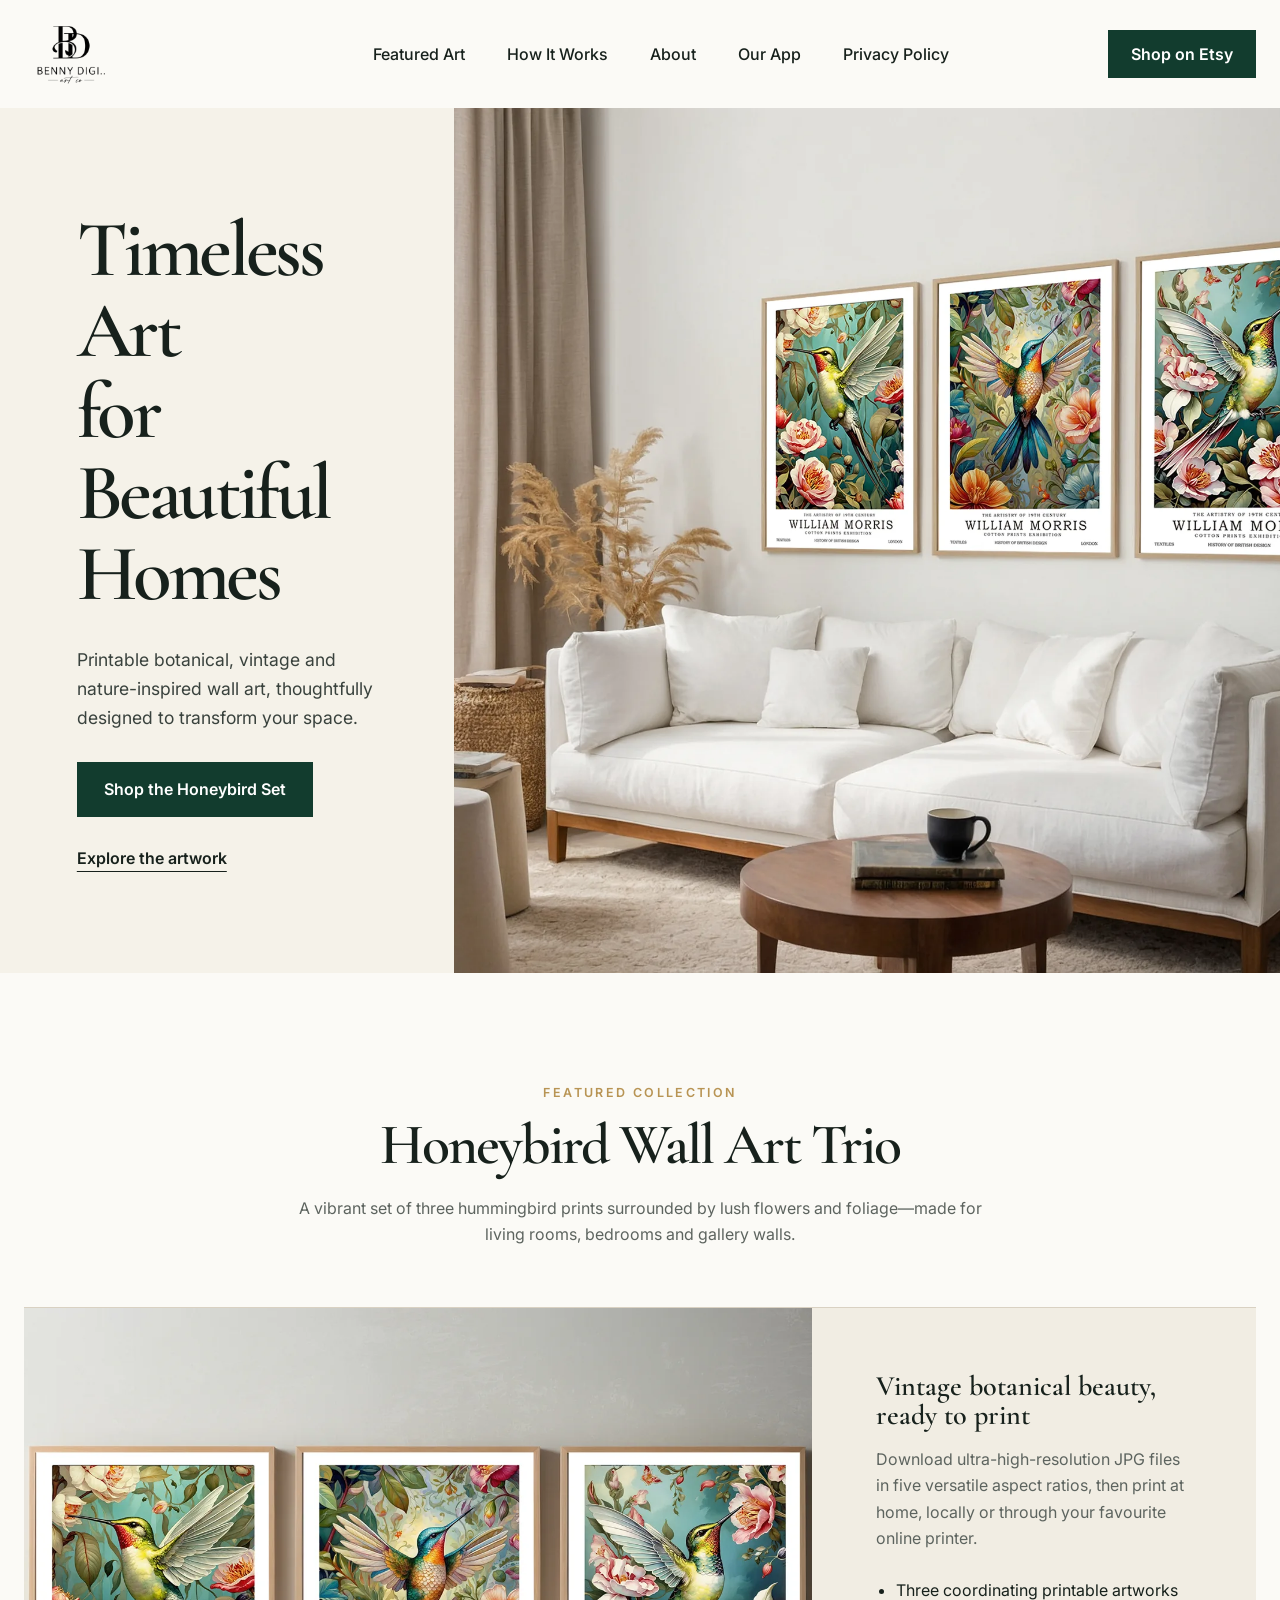
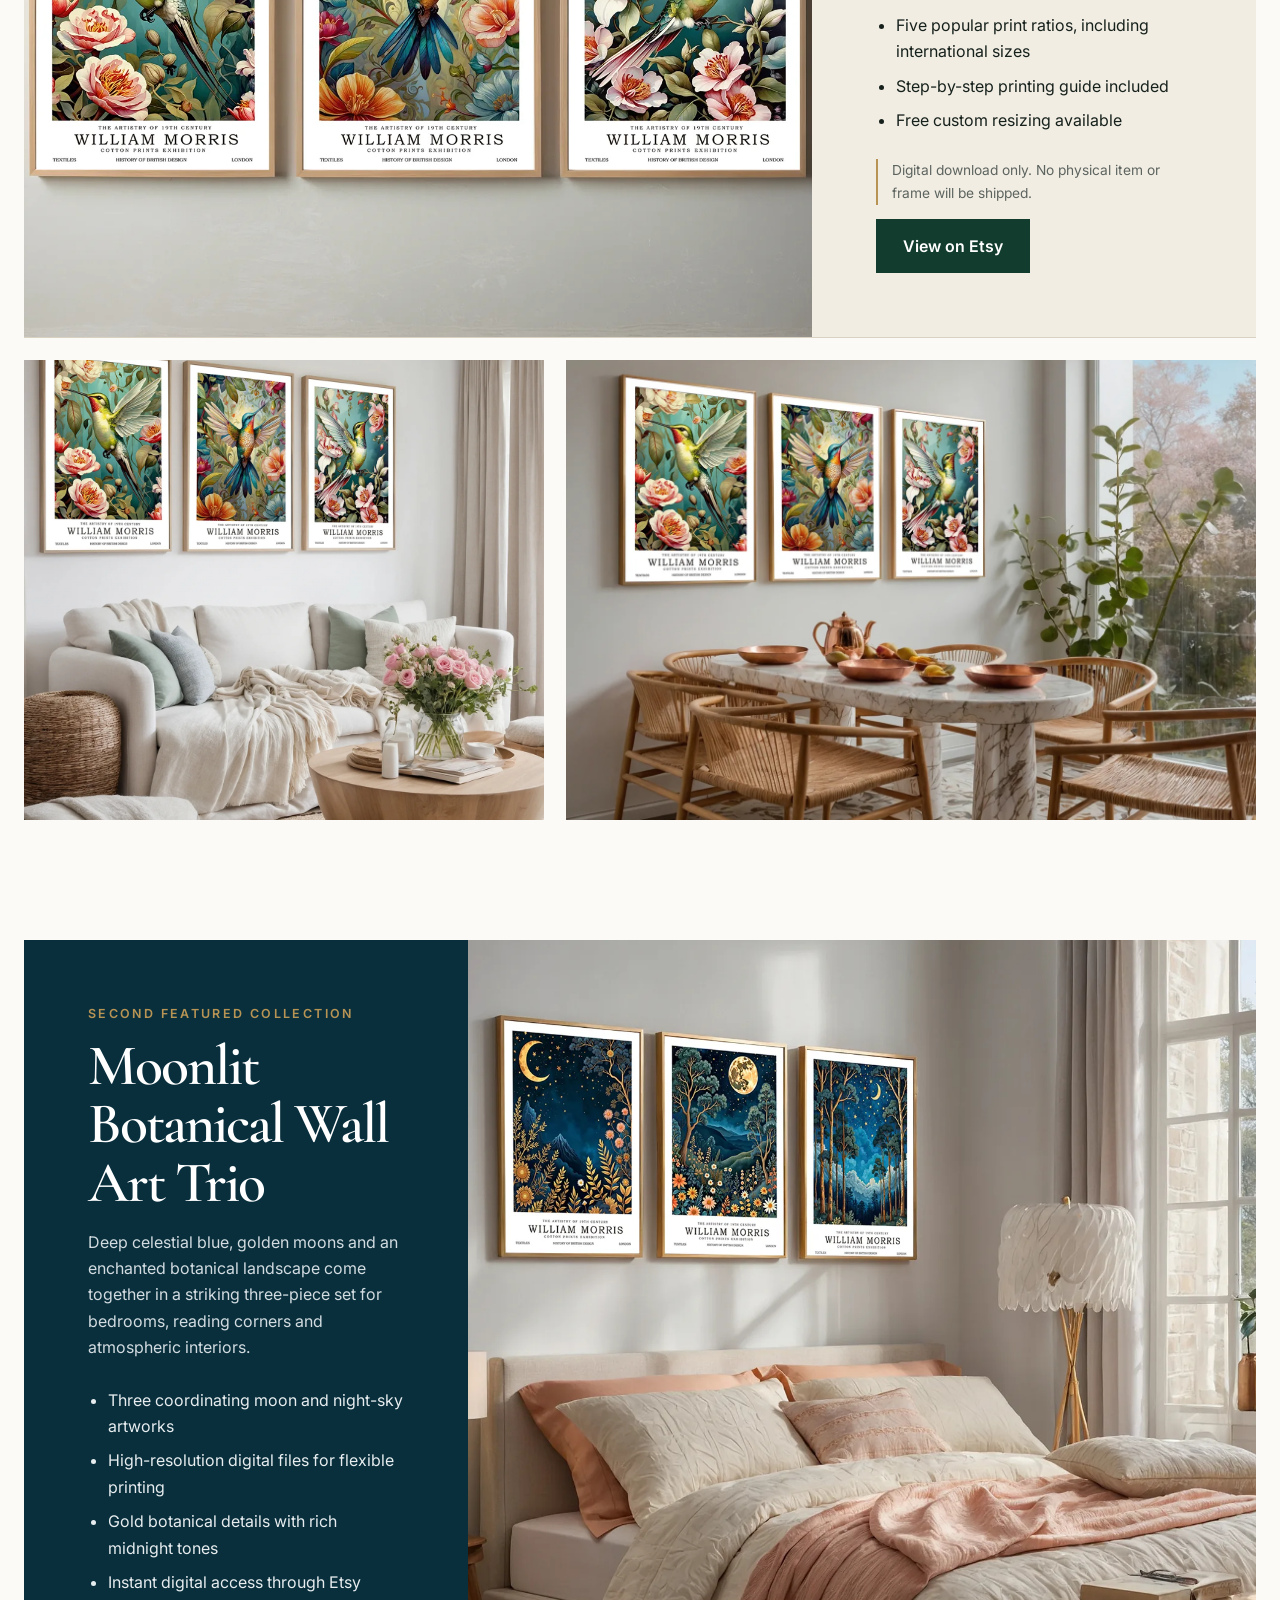
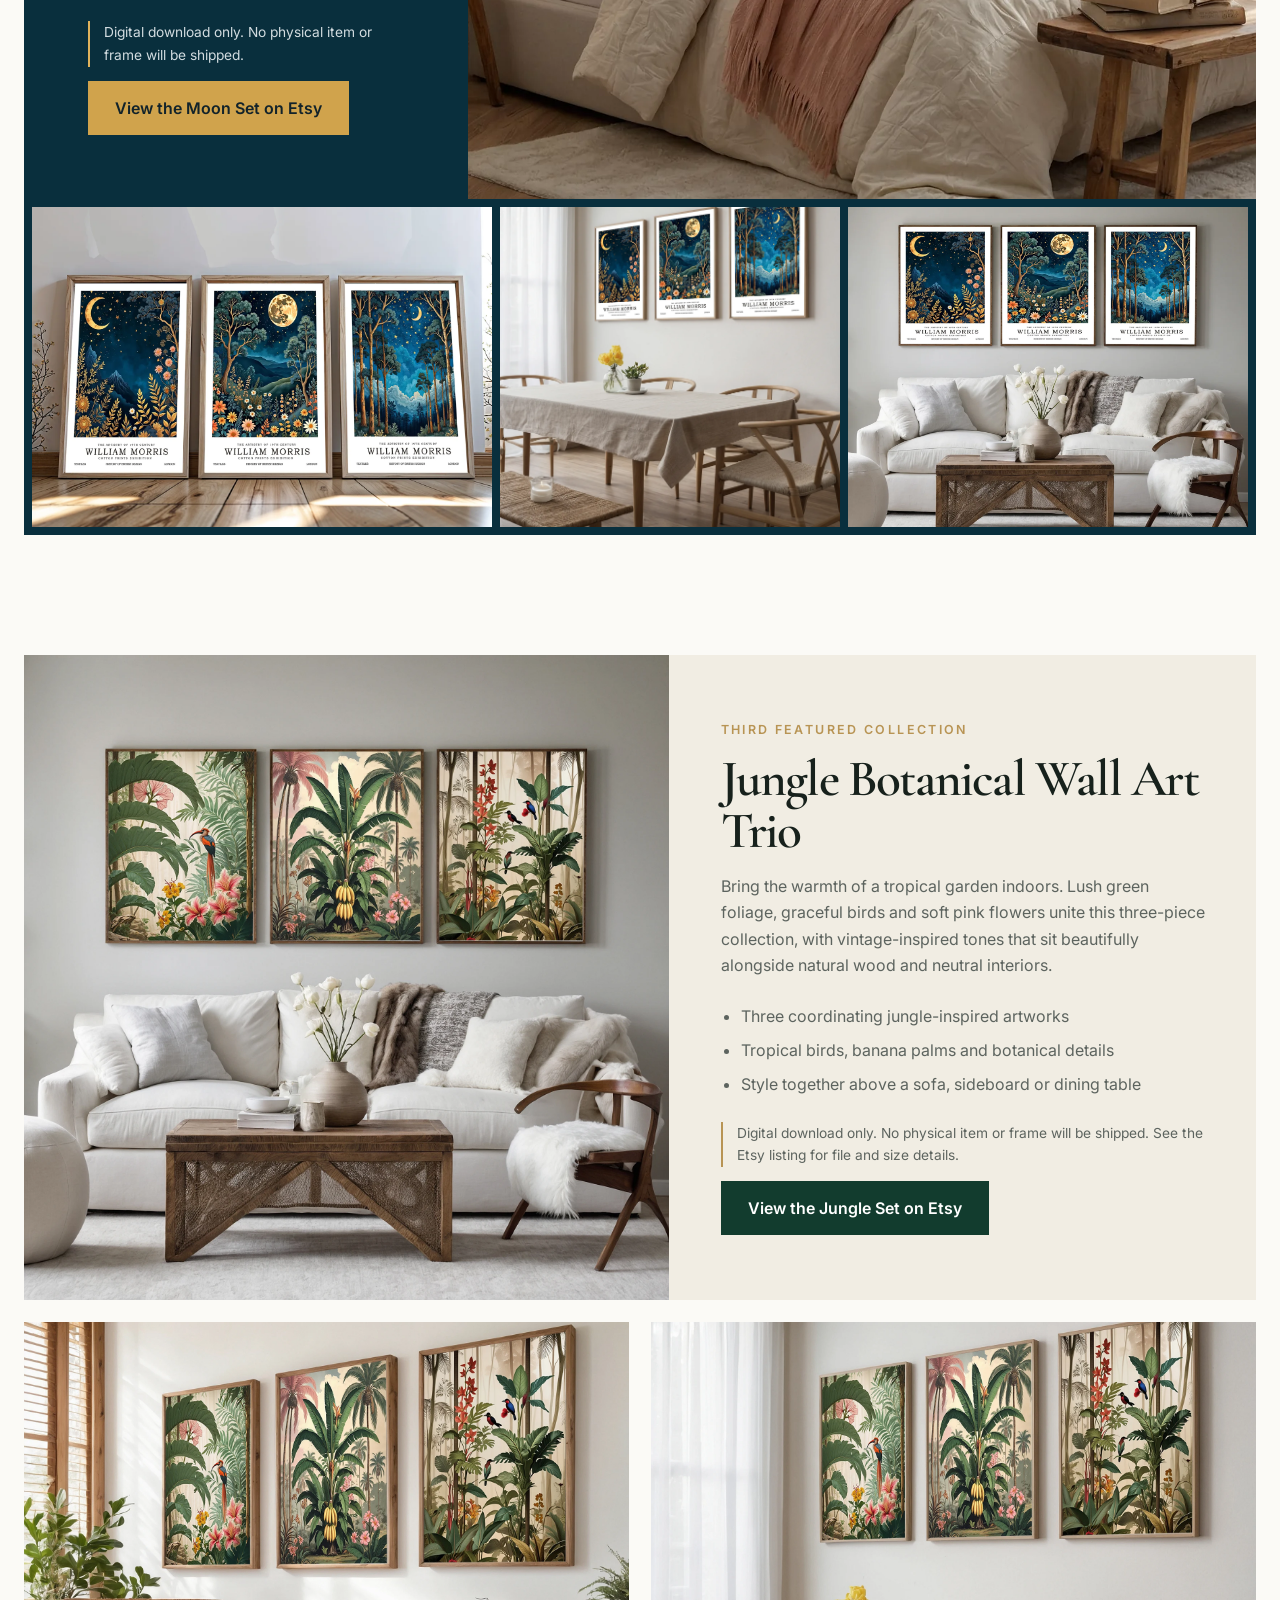
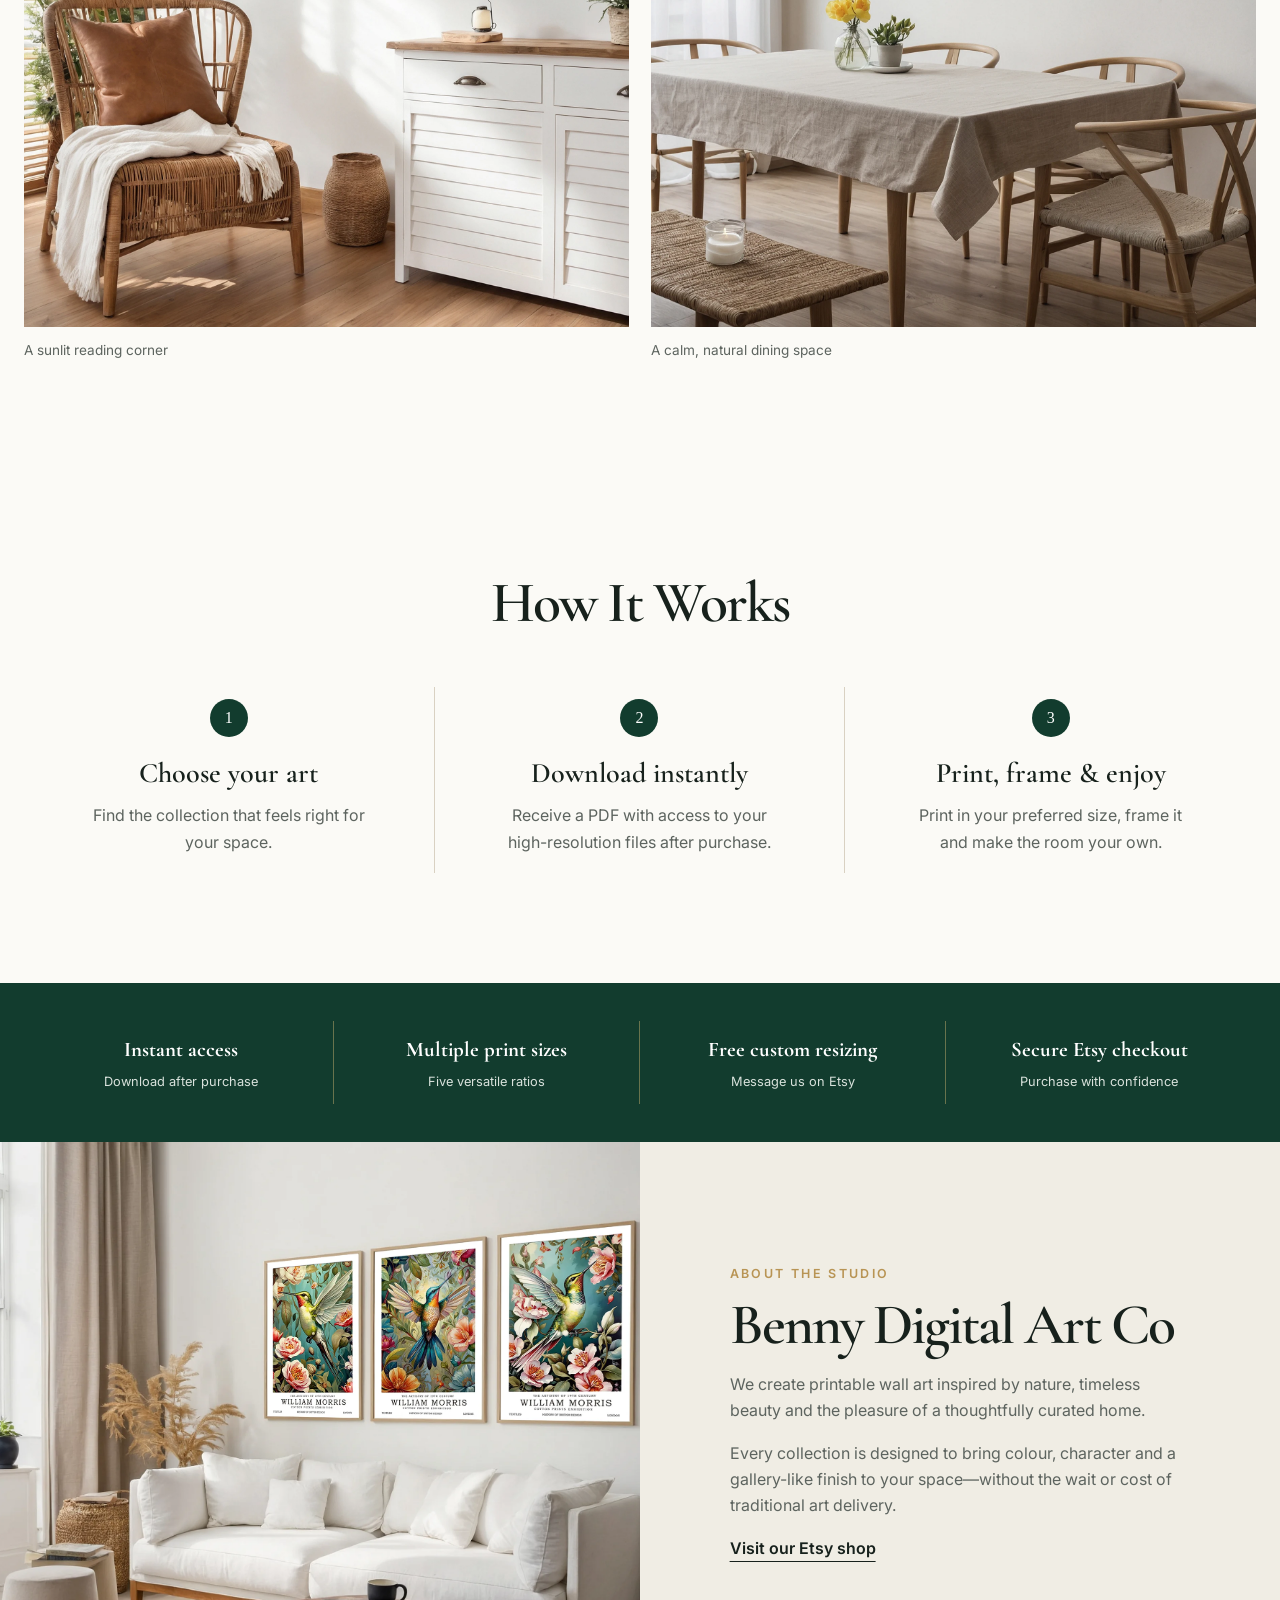
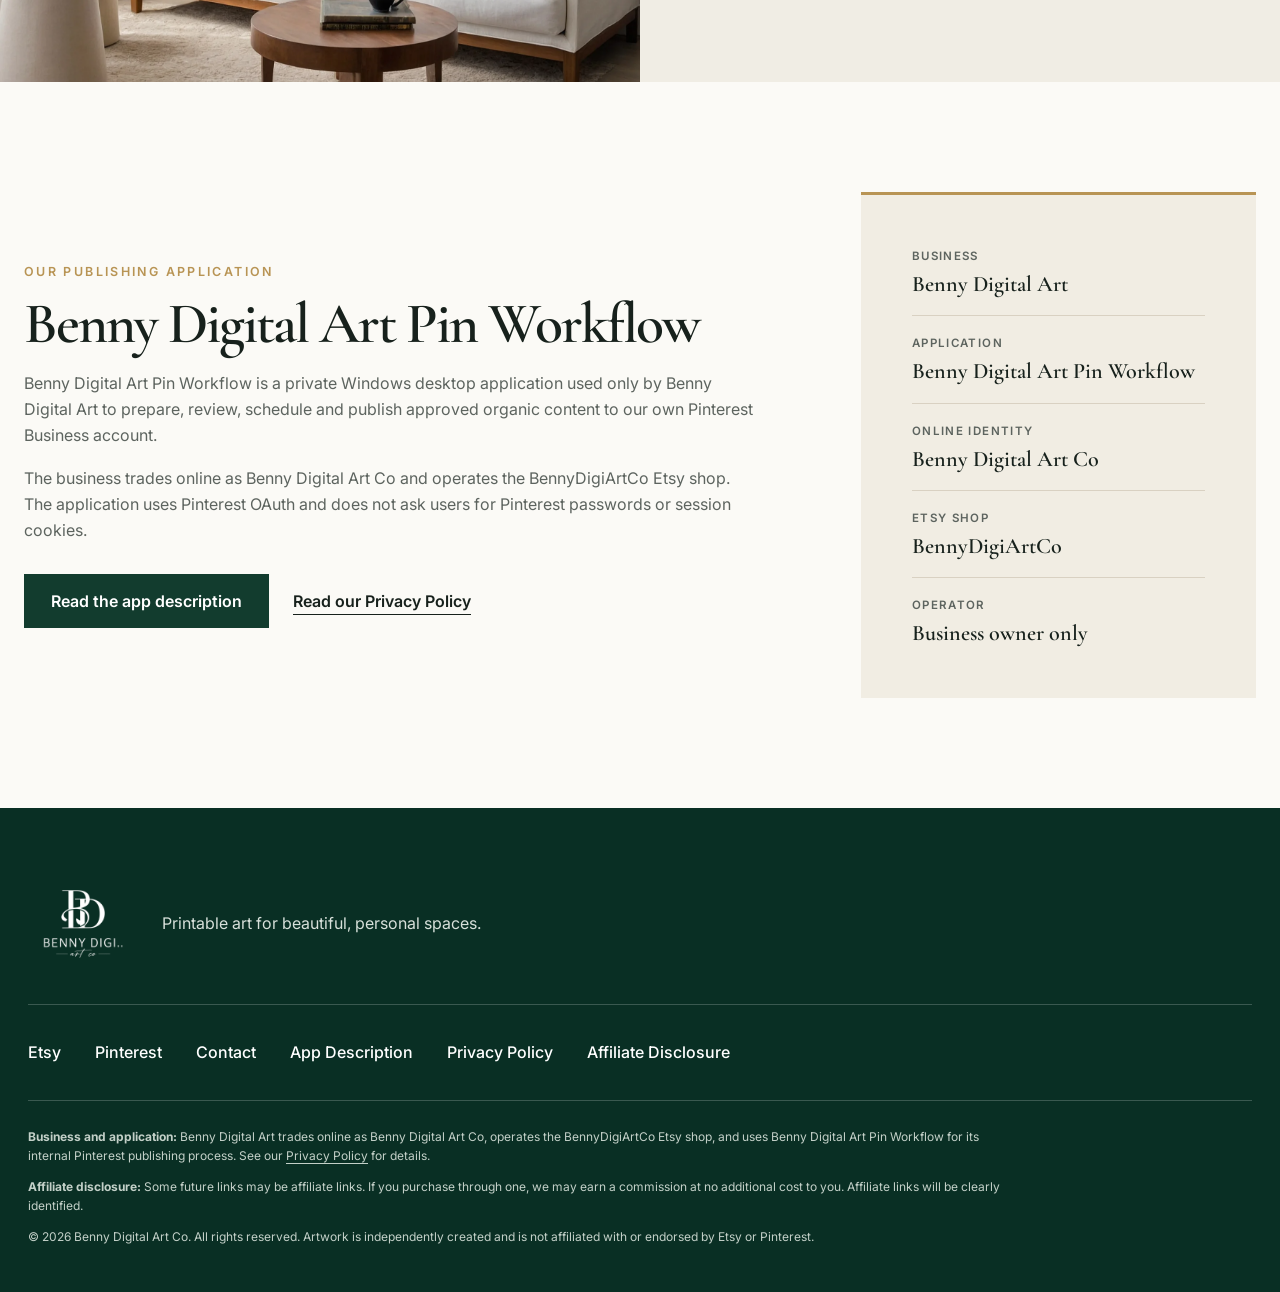
<file: index.html>
<!doctype html>
<html lang="en">
<head>
  <meta charset="UTF-8">
  <meta name="viewport" content="width=device-width, initial-scale=1">
  <meta name="p:domain_verify" content="a1b39038a0efb12ae10e9c956cc84de2">
  <meta name="description" content="Discover printable botanical wall art from Benny Digital Art Co. Explore Honeybird, Moonlit Botanical and Jungle wall art trios on Etsy.">
  <meta property="og:title" content="Benny Digital Art Co | Timeless Printable Wall Art">
  <meta property="og:description" content="Botanical, vintage-inspired printable art designed to transform your space.">
  <meta property="og:image" content="https://bennydigitalartco.com/assets/hero-honeybird.webp">
  <meta property="og:type" content="website">
  <meta property="og:url" content="https://bennydigitalartco.com/">
  <link rel="canonical" href="https://bennydigitalartco.com/">
  <title>Benny Digital Art Co | Printable Wall Art</title>
  <link rel="icon" type="image/png" href="/assets/benny-logo.png">
  <link rel="preconnect" href="https://fonts.googleapis.com">
  <link rel="preconnect" href="https://fonts.gstatic.com" crossorigin>
  <link href="https://fonts.googleapis.com/css2?family=Cormorant+Garamond:wght@500;600&family=Inter:wght@400;500;600&display=swap" rel="stylesheet">
  <link rel="stylesheet" href="styles.css?v=20260916-jungle">
</head>
<body>
  <header class="site-header">
    <a class="brand" href="#top" aria-label="Benny Digital Art Co home">
      <img src="assets/benny-logo.png" alt="Benny Digital Art Co">
    </a>
    <nav aria-label="Main navigation">
      <a href="#featured">Featured Art</a>
      <a href="#how-it-works">How It Works</a>
      <a href="#about">About</a>
      <a href="/app/">Our App</a>
      <a href="/privacy-policy/">Privacy Policy</a>
    </nav>
    <a class="button button-small" href="https://www.etsy.com/shop/BennyDigiArtCo?ref=seller-platform-mcnav" target="_blank" rel="noopener noreferrer">Shop on Etsy</a>
  </header>

  <main id="top">
    <section class="hero">
      <div class="hero-copy">
        <h1>Timeless Art<br>for Beautiful Homes</h1>
        <p>Printable botanical, vintage and nature-inspired wall art, thoughtfully designed to transform your space.</p>
        <div class="hero-actions">
          <a class="button" href="https://www.etsy.com/au/listing/1757302628/vintage-william-morris-wall-art-trio" target="_blank" rel="noopener noreferrer">Shop the Honeybird Set</a>
          <a class="text-link" href="#featured">Explore the artwork</a>
        </div>
      </div>
      <figure class="hero-image">
        <img src="assets/hero-honeybird.webp" alt="Honeybird printable wall art trio displayed above a bright living room sofa" width="1800" height="1273">
      </figure>
    </section>

    <section class="featured section" id="featured">
      <div class="section-heading">
        <p class="section-label">Featured collection</p>
        <h2>Honeybird Wall Art Trio</h2>
        <p>A vibrant set of three hummingbird prints surrounded by lush flowers and foliage—made for living rooms, bedrooms and gallery walls.</p>
      </div>

      <div class="product-showcase">
        <div class="product-main">
          <img src="assets/honeybird-trio.webp" alt="Front view of three framed Honeybird botanical prints" width="1400" height="1050">
        </div>
        <div class="product-details">
          <h3>Vintage botanical beauty, ready to print</h3>
          <p>Download ultra-high-resolution JPG files in five versatile aspect ratios, then print at home, locally or through your favourite online printer.</p>
          <ul>
            <li>Three coordinating printable artworks</li>
            <li>Five popular print ratios, including international sizes</li>
            <li>Step-by-step printing guide included</li>
            <li>Free custom resizing available</li>
          </ul>
          <p class="digital-note">Digital download only. No physical item or frame will be shipped.</p>
          <a class="button" href="https://www.etsy.com/au/listing/1757302628/vintage-william-morris-wall-art-trio" target="_blank" rel="noopener noreferrer">View on Etsy</a>
        </div>
      </div>

      <div class="lifestyle-gallery" aria-label="Honeybird art in styled rooms">
        <figure>
          <img src="assets/living-room-honeybird.webp" alt="Honeybird wall art trio in a soft neutral living room" width="1050" height="1400">
        </figure>
        <figure>
          <img src="assets/dining-room-honeybird.webp" alt="Honeybird wall art trio in a bright dining room" width="1400" height="1050">
        </figure>
      </div>

      <article class="moon-collection" aria-labelledby="moon-title">
        <div class="moon-copy">
          <p class="section-label">Second featured collection</p>
          <h2 id="moon-title">Moonlit Botanical Wall Art Trio</h2>
          <p>Deep celestial blue, golden moons and an enchanted botanical landscape come together in a striking three-piece set for bedrooms, reading corners and atmospheric interiors.</p>
          <ul>
            <li>Three coordinating moon and night-sky artworks</li>
            <li>High-resolution digital files for flexible printing</li>
            <li>Gold botanical details with rich midnight tones</li>
            <li>Instant digital access through Etsy</li>
          </ul>
          <p class="digital-note">Digital download only. No physical item or frame will be shipped.</p>
          <a class="button button-moon" href="https://www.etsy.com/au/listing/4404617826/william-morris-wall-art-set-of-3-gold" target="_blank" rel="noopener noreferrer">View the Moon Set on Etsy</a>
        </div>
        <figure class="moon-feature">
          <img src="assets/moon-bedroom.webp" alt="Moonlit botanical printable wall art trio displayed above a bedroom" width="1400" height="1400">
        </figure>
        <div class="moon-gallery" aria-label="Moonlit botanical art in styled rooms">
          <figure><img src="assets/moon-trio.webp" alt="Close view of three framed moon and botanical posters" width="1400" height="1050"></figure>
          <figure><img src="assets/moon-dining.webp" alt="Moon and night-sky art trio in a dining room" width="1050" height="1400"></figure>
          <figure><img src="assets/moon-living.webp" alt="Moon and night-sky art trio above a neutral sofa" width="1400" height="1400"></figure>
        </div>
      </article>
      <article class="jungle-collection" id="jungle" aria-labelledby="jungle-title">
        <div class="jungle-showcase">
          <figure class="jungle-feature">
            <img src="assets/jungle-living.webp" alt="Three tropical jungle prints with birds, banana palms and flowers above a white living room sofa" width="1792" height="1792" loading="lazy" decoding="async">
          </figure>
          <div class="jungle-copy">
            <p class="section-label">Third featured collection</p>
            <h2 id="jungle-title">Jungle Botanical Wall Art Trio</h2>
            <p>Bring the warmth of a tropical garden indoors. Lush green foliage, graceful birds and soft pink flowers unite this three-piece collection, with vintage-inspired tones that sit beautifully alongside natural wood and neutral interiors.</p>
            <ul>
              <li>Three coordinating jungle-inspired artworks</li>
              <li>Tropical birds, banana palms and botanical details</li>
              <li>Style together above a sofa, sideboard or dining table</li>
            </ul>
            <p class="digital-note">Digital download only. No physical item or frame will be shipped. See the Etsy listing for file and size details.</p>
            <a class="button" href="https://www.etsy.com/listing/4405698159" target="_blank" rel="noopener noreferrer">View the Jungle Set on Etsy</a>
          </div>
        </div>
        <div class="jungle-gallery" aria-label="Jungle botanical art in styled rooms">
          <figure>
            <img src="assets/jungle-reading.webp" alt="Jungle botanical art trio beside a wicker reading chair and white sideboard" width="1792" height="1792" loading="lazy" decoding="async">
            <figcaption>A sunlit reading corner</figcaption>
          </figure>
          <figure>
            <img src="assets/jungle-dining.webp" alt="Jungle botanical art trio above a linen-covered dining table with natural wood chairs" width="1792" height="1792" loading="lazy" decoding="async">
            <figcaption>A calm, natural dining space</figcaption>
          </figure>
        </div>
      </article>
    </section>

    <section class="how section" id="how-it-works">
      <div class="section-heading compact">
        <h2>How It Works</h2>
      </div>
      <ol class="steps">
        <li>
          <span>1</span>
          <h3>Choose your art</h3>
          <p>Find the collection that feels right for your space.</p>
        </li>
        <li>
          <span>2</span>
          <h3>Download instantly</h3>
          <p>Receive a PDF with access to your high-resolution files after purchase.</p>
        </li>
        <li>
          <span>3</span>
          <h3>Print, frame &amp; enjoy</h3>
          <p>Print in your preferred size, frame it and make the room your own.</p>
        </li>
      </ol>
    </section>

    <section class="trust" aria-label="Shopping benefits">
      <div><strong>Instant access</strong><span>Download after purchase</span></div>
      <div><strong>Multiple print sizes</strong><span>Five versatile ratios</span></div>
      <div><strong>Free custom resizing</strong><span>Message us on Etsy</span></div>
      <div><strong>Secure Etsy checkout</strong><span>Purchase with confidence</span></div>
    </section>

    <section class="about section" id="about">
      <div class="about-image">
        <img src="assets/hero-honeybird.webp" alt="Benny Digital Art Co botanical triptych in a home interior" width="1800" height="1273">
      </div>
      <div class="about-copy">
        <p class="section-label">About the studio</p>
        <h2>Benny Digital Art Co</h2>
        <p>We create printable wall art inspired by nature, timeless beauty and the pleasure of a thoughtfully curated home.</p>
        <p>Every collection is designed to bring colour, character and a gallery-like finish to your space—without the wait or cost of traditional art delivery.</p>
        <a class="text-link" href="https://www.etsy.com/shop/BennyDigiArtCo?ref=seller-platform-mcnav" target="_blank" rel="noopener noreferrer">Visit our Etsy shop</a>
      </div>
    </section>

    <section class="app-introduction section" id="app">
      <div class="app-introduction-copy">
        <p class="section-label">Our publishing application</p>
        <h2>Benny Digital Art Pin Workflow</h2>
        <p>Benny Digital Art Pin Workflow is a private Windows desktop application used only by Benny Digital Art to prepare, review, schedule and publish approved organic content to our own Pinterest Business account.</p>
        <p>The business trades online as Benny Digital Art Co and operates the BennyDigiArtCo Etsy shop. The application uses Pinterest OAuth and does not ask users for Pinterest passwords or session cookies.</p>
        <div class="app-introduction-actions">
          <a class="button" href="/app/">Read the app description</a>
          <a class="text-link" href="/privacy-policy/">Read our Privacy Policy</a>
        </div>
      </div>
      <aside class="identity-panel" aria-label="Business and application identity">
        <dl>
          <div><dt>Business</dt><dd>Benny Digital Art</dd></div>
          <div><dt>Application</dt><dd>Benny Digital Art Pin Workflow</dd></div>
          <div><dt>Online identity</dt><dd>Benny Digital Art Co</dd></div>
          <div><dt>Etsy shop</dt><dd>BennyDigiArtCo</dd></div>
          <div><dt>Operator</dt><dd>Business owner only</dd></div>
        </dl>
      </aside>
    </section>
  </main>

  <footer>
    <div class="footer-brand">
      <img src="assets/benny-logo.png" alt="Benny Digital Art Co">
      <p>Printable art for beautiful, personal spaces.</p>
    </div>
    <div class="footer-links">
      <a href="https://www.etsy.com/shop/BennyDigiArtCo?ref=seller-platform-mcnav" target="_blank" rel="noopener noreferrer">Etsy</a>
      <a href="https://www.pinterest.com/fanantiro/" target="_blank" rel="noopener noreferrer">Pinterest</a>
      <a href="mailto:fanantiro2017@gmail.com">Contact</a>
      <a href="/app/">App Description</a>
      <a href="/privacy-policy/">Privacy Policy</a>
      <a href="#disclosure">Affiliate Disclosure</a>
    </div>
    <div class="legal">
      <p><strong>Business and application:</strong> Benny Digital Art trades online as Benny Digital Art Co, operates the BennyDigiArtCo Etsy shop, and uses Benny Digital Art Pin Workflow for its internal Pinterest publishing process. See our <a href="/privacy-policy/">Privacy Policy</a> for details.</p>
      <p id="disclosure"><strong>Affiliate disclosure:</strong> Some future links may be affiliate links. If you purchase through one, we may earn a commission at no additional cost to you. Affiliate links will be clearly identified.</p>
      <p>© 2026 Benny Digital Art Co. All rights reserved. Artwork is independently created and is not affiliated with or endorsed by Etsy or Pinterest.</p>
    </div>
  </footer>
</body>
</html>
</file>
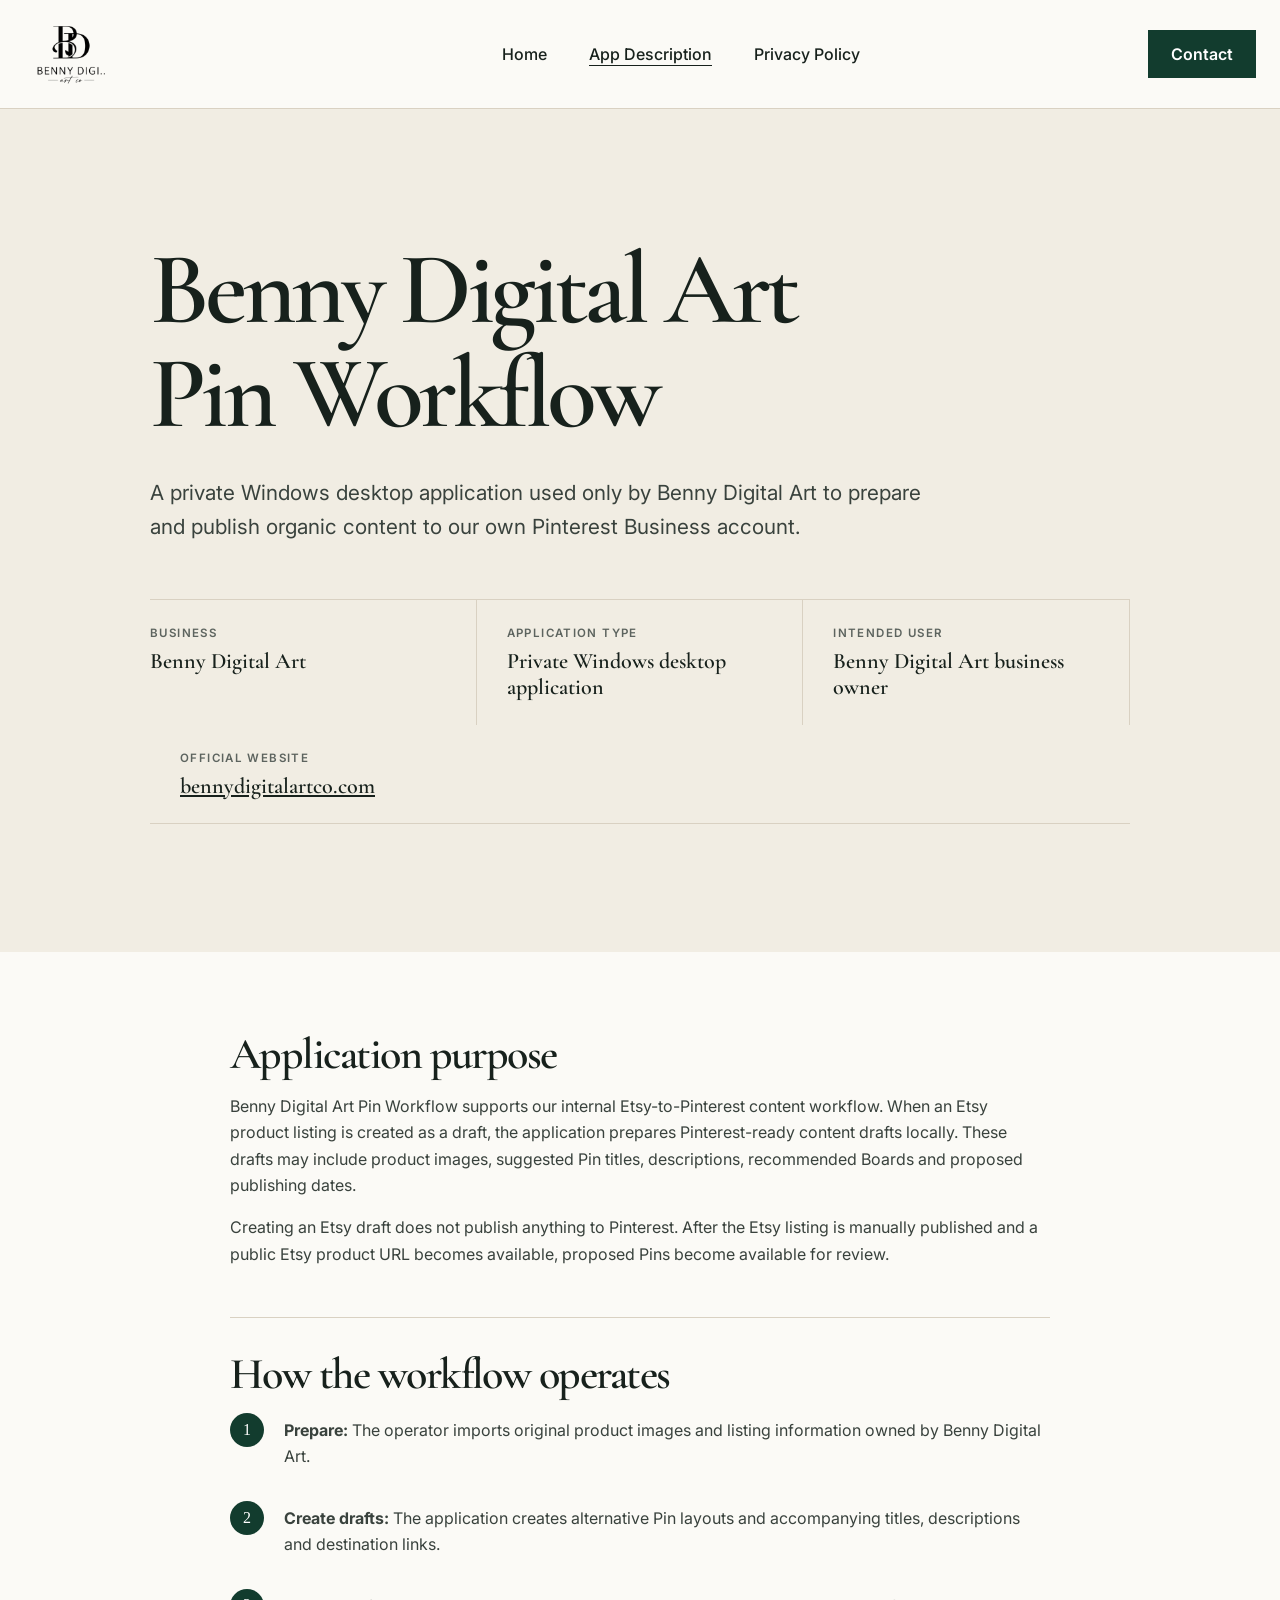
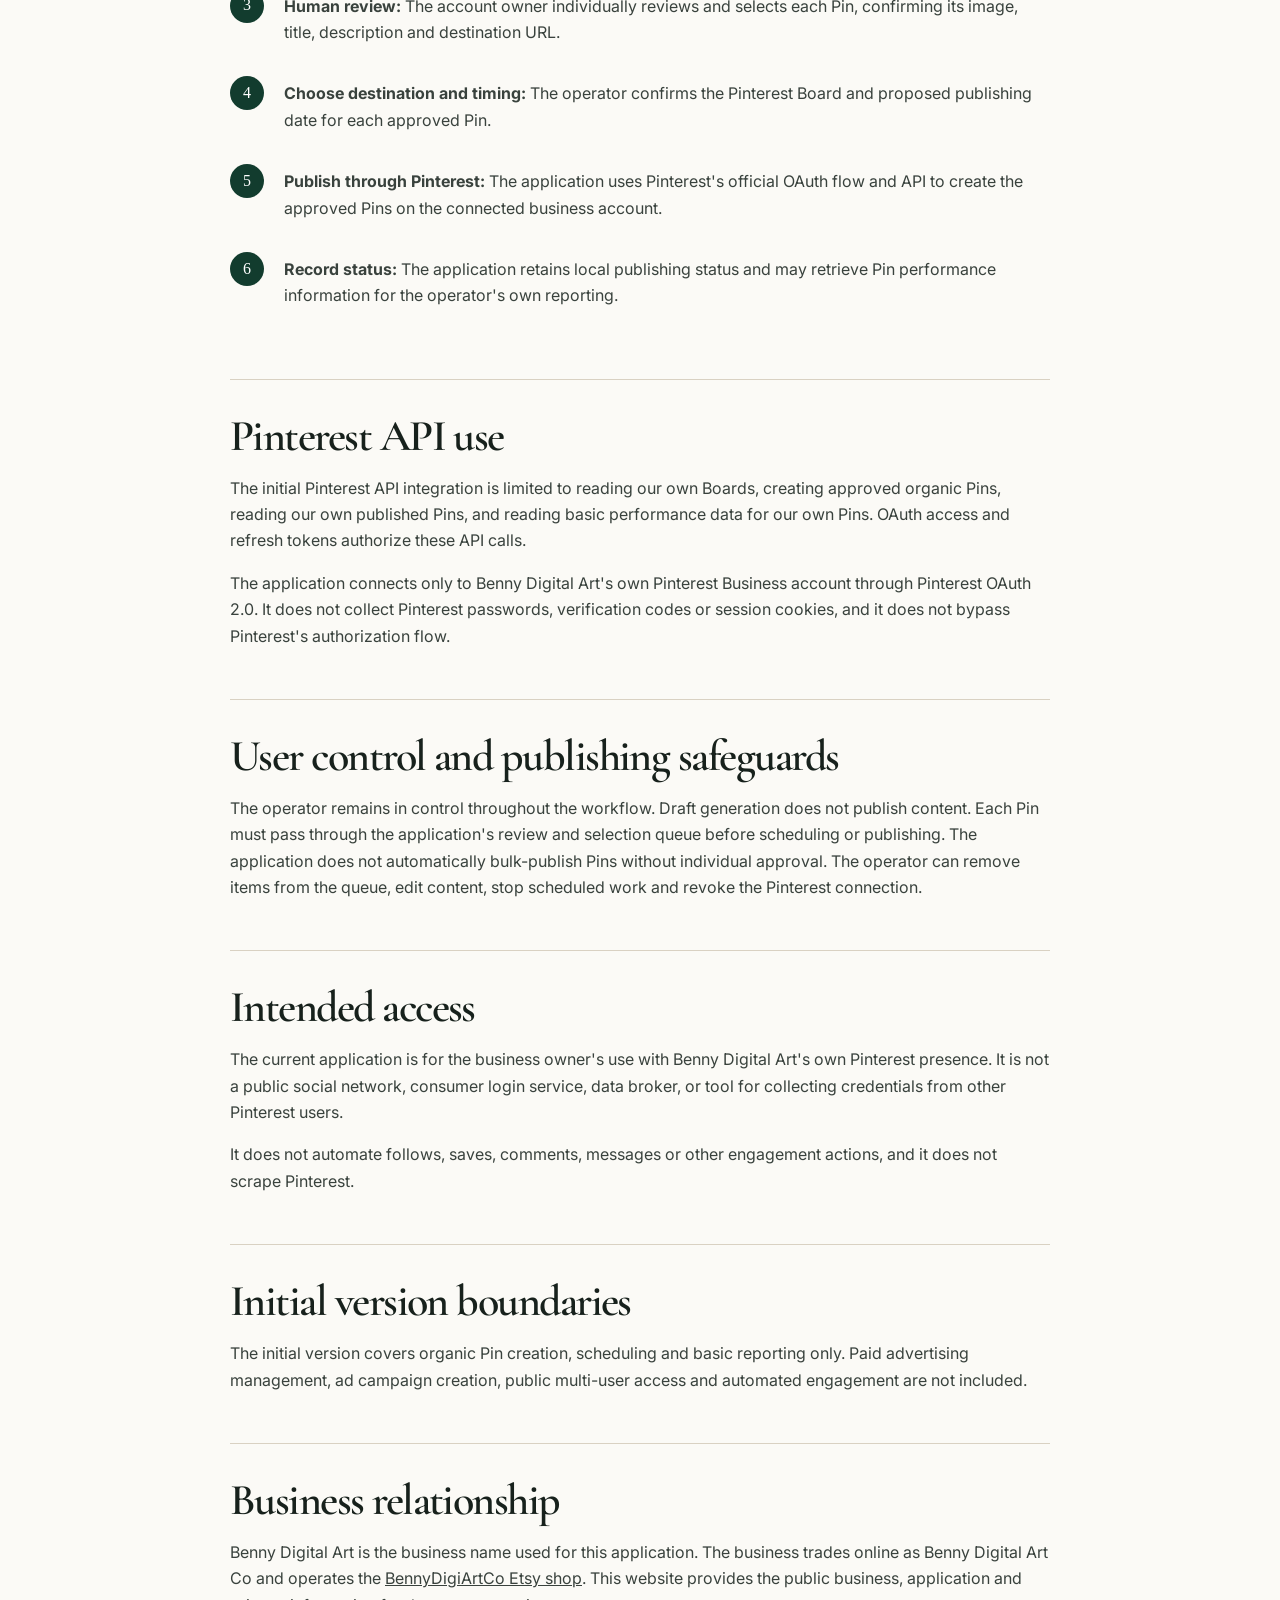
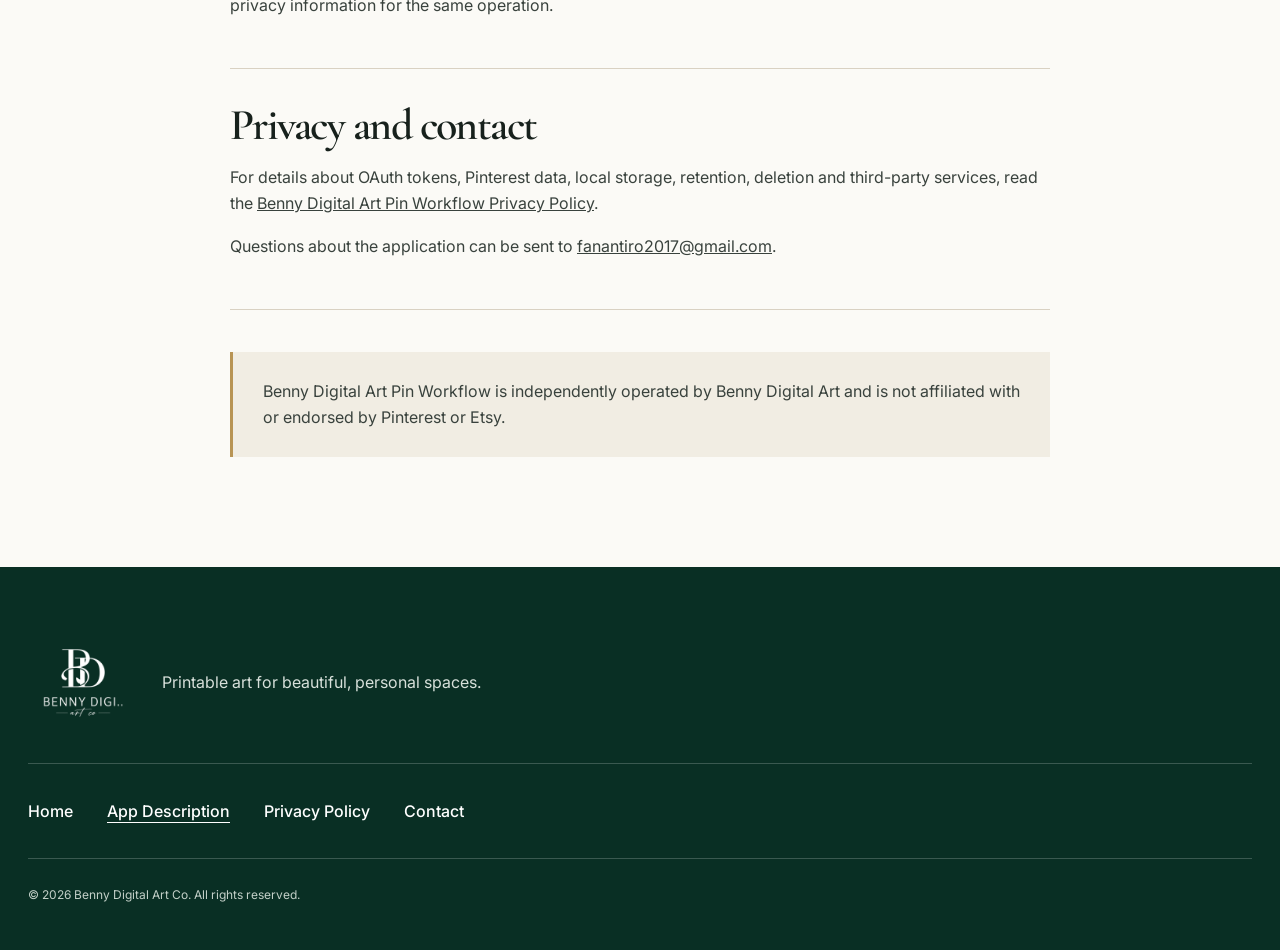
<file: app/index.html>
<!doctype html>
<html lang="en">
<head>
  <meta charset="UTF-8">
  <meta name="viewport" content="width=device-width, initial-scale=1">
  <meta name="description" content="Complete description of Benny Digital Art Pin Workflow, a private Windows Pinterest publishing application used by Benny Digital Art.">
  <meta property="og:title" content="Benny Digital Art Pin Workflow | App Description">
  <meta property="og:description" content="Purpose, workflow, Pinterest API use and data practices for Benny Digital Art Pin Workflow.">
  <meta property="og:type" content="website">
  <meta property="og:url" content="https://bennydigitalartco.com/app/">
  <link rel="canonical" href="https://bennydigitalartco.com/app/">
  <title>Benny Digital Art Pin Workflow | App Description</title>
  <link rel="icon" type="image/png" href="/assets/benny-logo.png">
  <link rel="preconnect" href="https://fonts.googleapis.com">
  <link rel="preconnect" href="https://fonts.gstatic.com" crossorigin>
  <link href="https://fonts.googleapis.com/css2?family=Cormorant+Garamond:wght@500;600&family=Inter:wght@400;500;600&display=swap" rel="stylesheet">
  <link rel="stylesheet" href="/styles.css">
</head>
<body>
  <header class="site-header legal-header">
    <a class="brand" href="/" aria-label="Benny Digital Art Co home">
      <img src="/assets/benny-logo.png" alt="Benny Digital Art Co">
    </a>
    <nav aria-label="Main navigation">
      <a href="/">Home</a>
      <a aria-current="page" href="/app/">App Description</a>
      <a href="/privacy-policy/">Privacy Policy</a>
    </nav>
    <a class="button button-small" href="mailto:fanantiro2017@gmail.com">Contact</a>
  </header>

  <main class="legal-page app-page">
    <header class="legal-hero app-hero">
      <h1>Benny Digital Art<br>Pin Workflow</h1>
      <p class="legal-lead">A private Windows desktop application used only by Benny Digital Art to prepare and publish organic content to our own Pinterest Business account.</p>
      <dl class="policy-meta">
        <div><dt>Business</dt><dd>Benny Digital Art</dd></div>
        <div><dt>Application type</dt><dd>Private Windows desktop application</dd></div>
        <div><dt>Intended user</dt><dd>Benny Digital Art business owner</dd></div>
        <div><dt>Official website</dt><dd><a href="https://bennydigitalartco.com/">bennydigitalartco.com</a></dd></div>
      </dl>
    </header>

    <article class="legal-content">
      <section>
        <h2>Application purpose</h2>
        <p>Benny Digital Art Pin Workflow supports our internal Etsy-to-Pinterest content workflow. When an Etsy product listing is created as a draft, the application prepares Pinterest-ready content drafts locally. These drafts may include product images, suggested Pin titles, descriptions, recommended Boards and proposed publishing dates.</p>
        <p>Creating an Etsy draft does not publish anything to Pinterest. After the Etsy listing is manually published and a public Etsy product URL becomes available, proposed Pins become available for review.</p>
      </section>

      <section>
        <h2>How the workflow operates</h2>
        <ol class="workflow-list">
          <li><strong>Prepare:</strong> The operator imports original product images and listing information owned by Benny Digital Art.</li>
          <li><strong>Create drafts:</strong> The application creates alternative Pin layouts and accompanying titles, descriptions and destination links.</li>
          <li><strong>Human review:</strong> The account owner individually reviews and selects each Pin, confirming its image, title, description and destination URL.</li>
          <li><strong>Choose destination and timing:</strong> The operator confirms the Pinterest Board and proposed publishing date for each approved Pin.</li>
          <li><strong>Publish through Pinterest:</strong> The application uses Pinterest's official OAuth flow and API to create the approved Pins on the connected business account.</li>
          <li><strong>Record status:</strong> The application retains local publishing status and may retrieve Pin performance information for the operator's own reporting.</li>
        </ol>
      </section>

      <section>
        <h2>Pinterest API use</h2>
        <p>The initial Pinterest API integration is limited to reading our own Boards, creating approved organic Pins, reading our own published Pins, and reading basic performance data for our own Pins. OAuth access and refresh tokens authorize these API calls.</p>
        <p>The application connects only to Benny Digital Art's own Pinterest Business account through Pinterest OAuth 2.0. It does not collect Pinterest passwords, verification codes or session cookies, and it does not bypass Pinterest's authorization flow.</p>
      </section>

      <section>
        <h2>User control and publishing safeguards</h2>
        <p>The operator remains in control throughout the workflow. Draft generation does not publish content. Each Pin must pass through the application's review and selection queue before scheduling or publishing. The application does not automatically bulk-publish Pins without individual approval. The operator can remove items from the queue, edit content, stop scheduled work and revoke the Pinterest connection.</p>
      </section>

      <section>
        <h2>Intended access</h2>
        <p>The current application is for the business owner's use with Benny Digital Art's own Pinterest presence. It is not a public social network, consumer login service, data broker, or tool for collecting credentials from other Pinterest users.</p>
        <p>It does not automate follows, saves, comments, messages or other engagement actions, and it does not scrape Pinterest.</p>
      </section>

      <section>
        <h2>Initial version boundaries</h2>
        <p>The initial version covers organic Pin creation, scheduling and basic reporting only. Paid advertising management, ad campaign creation, public multi-user access and automated engagement are not included.</p>
      </section>

      <section>
        <h2>Business relationship</h2>
        <p>Benny Digital Art is the business name used for this application. The business trades online as Benny Digital Art Co and operates the <a href="https://www.etsy.com/shop/BennyDigiArtCo?ref=seller-platform-mcnav" target="_blank" rel="noopener noreferrer">BennyDigiArtCo Etsy shop</a>. This website provides the public business, application and privacy information for the same operation.</p>
      </section>

      <section>
        <h2>Privacy and contact</h2>
        <p>For details about OAuth tokens, Pinterest data, local storage, retention, deletion and third-party services, read the <a href="/privacy-policy/">Benny Digital Art Pin Workflow Privacy Policy</a>.</p>
        <p>Questions about the application can be sent to <a href="mailto:fanantiro2017@gmail.com">fanantiro2017@gmail.com</a>.</p>
      </section>

      <aside class="service-disclaimer">
        <p>Benny Digital Art Pin Workflow is independently operated by Benny Digital Art and is not affiliated with or endorsed by Pinterest or Etsy.</p>
      </aside>
    </article>
  </main>

  <footer class="legal-footer">
    <div class="footer-brand">
      <img src="/assets/benny-logo.png" alt="Benny Digital Art Co">
      <p>Printable art for beautiful, personal spaces.</p>
    </div>
    <div class="footer-links">
      <a href="/">Home</a>
      <a href="/app/" aria-current="page">App Description</a>
      <a href="/privacy-policy/">Privacy Policy</a>
      <a href="mailto:fanantiro2017@gmail.com">Contact</a>
    </div>
    <div class="legal"><p>© 2026 Benny Digital Art Co. All rights reserved.</p></div>
  </footer>
</body>
</html>
</file>
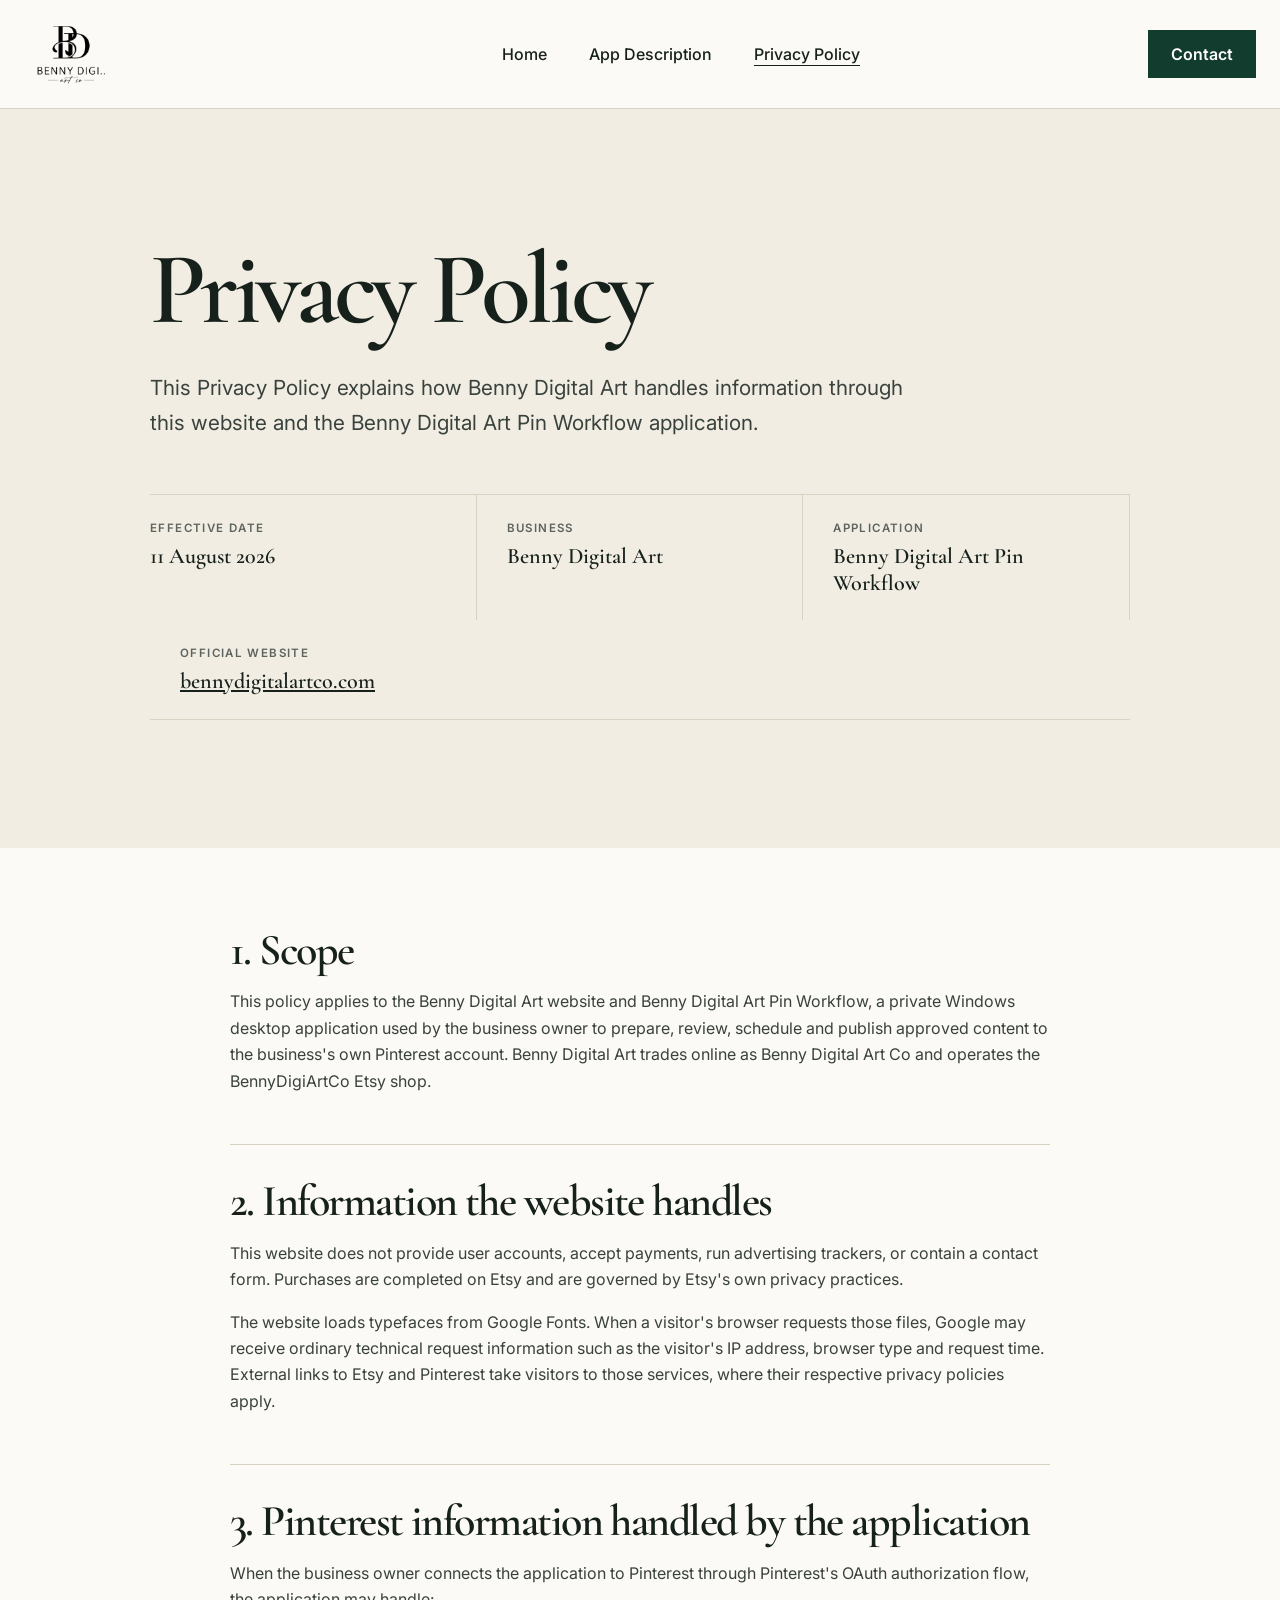
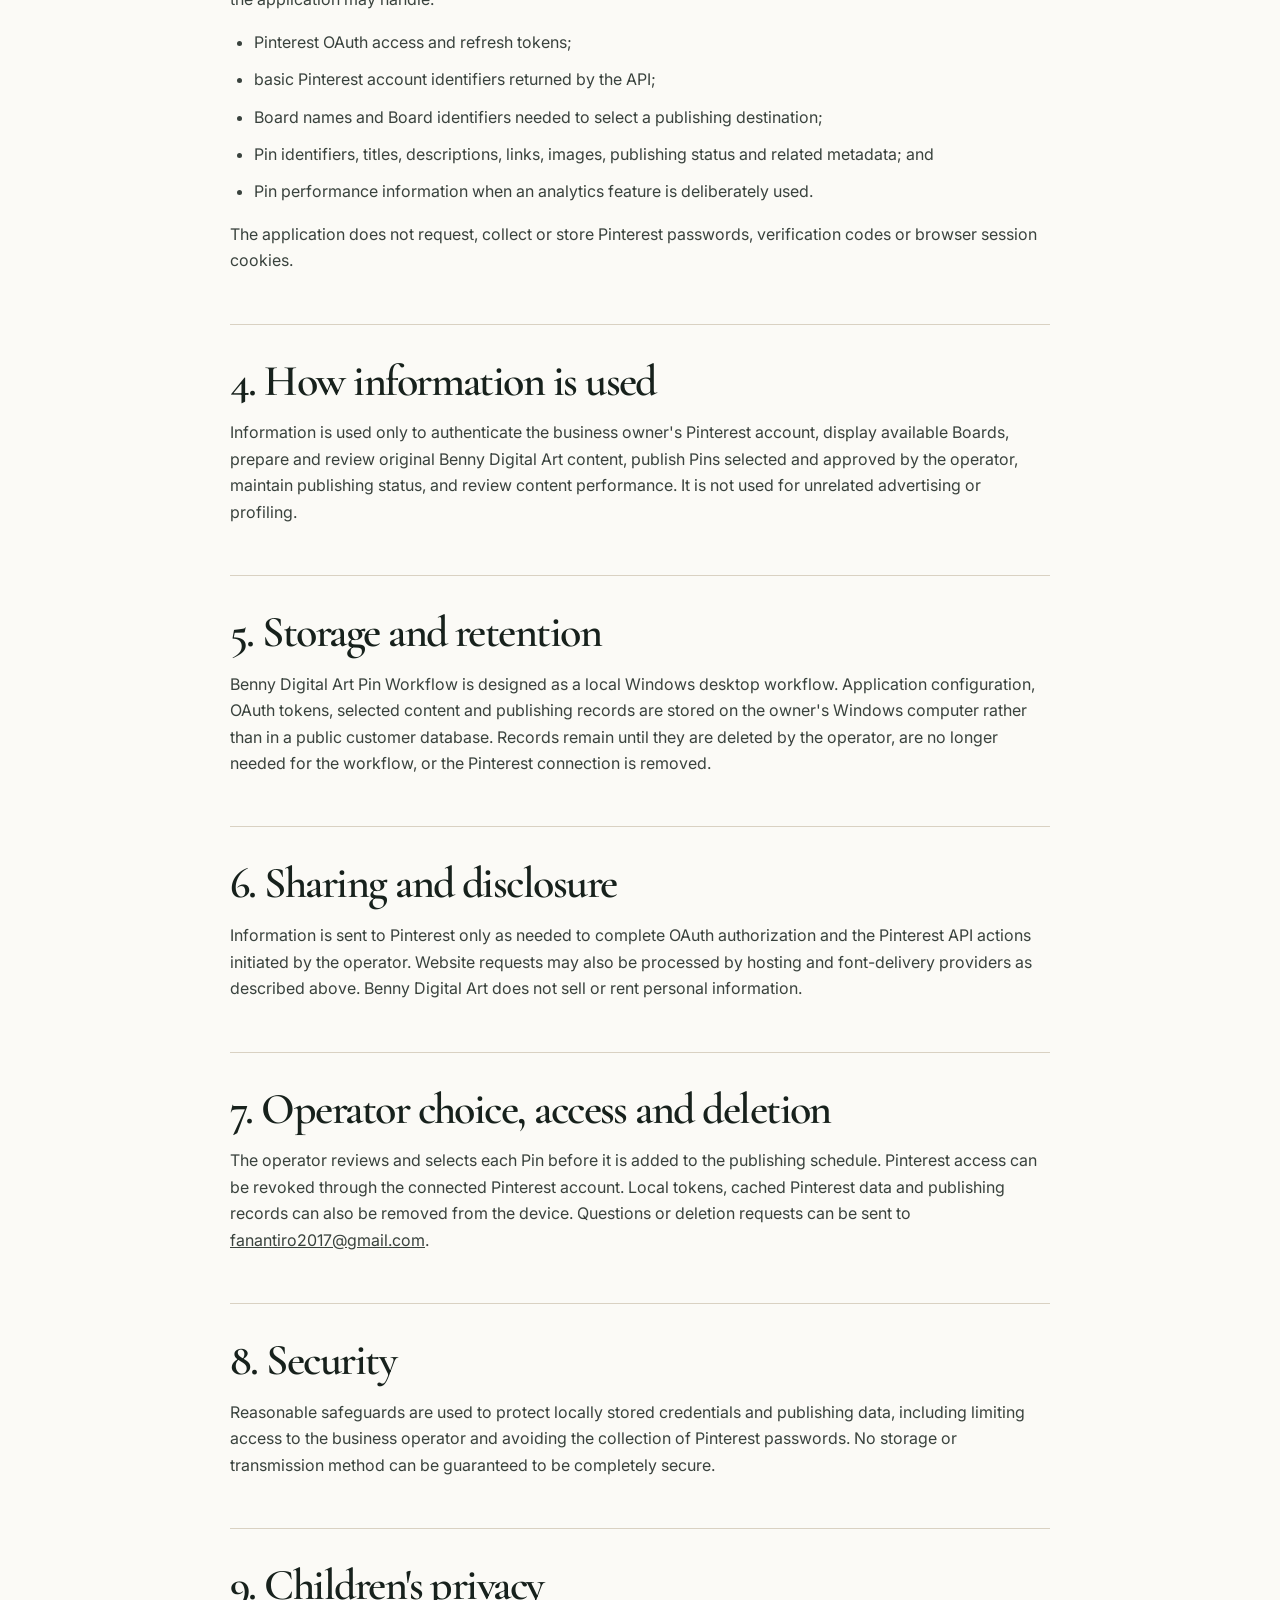
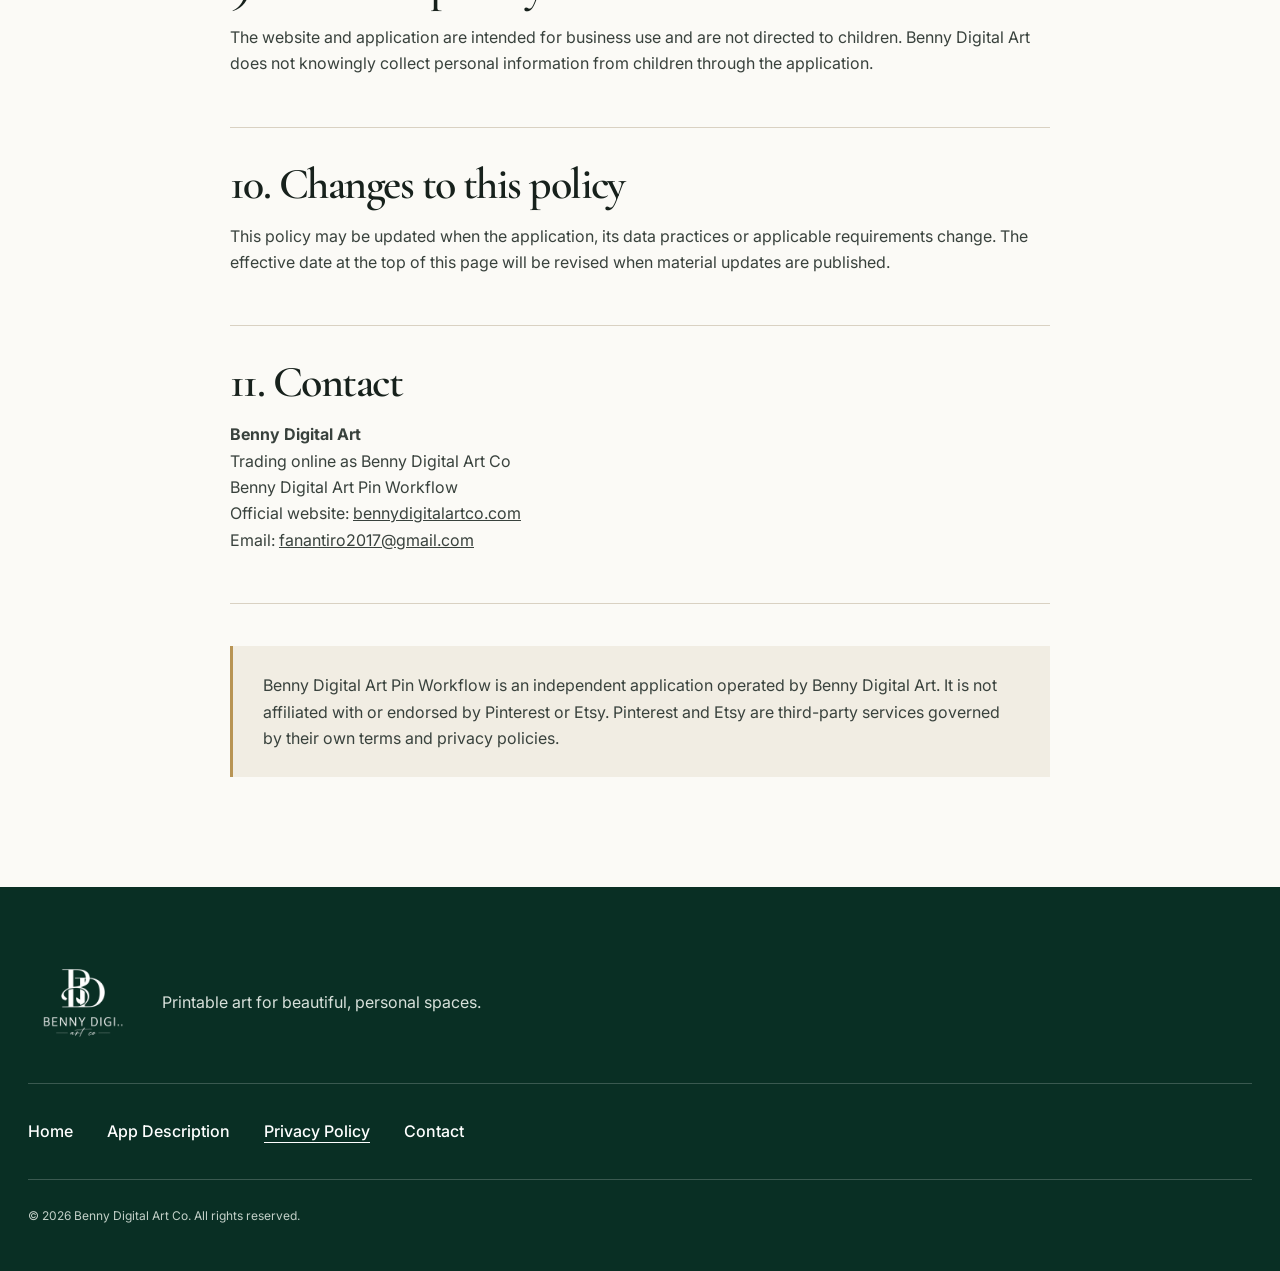
<file: privacy-policy/index.html>
<!doctype html>
<html lang="en">
<head>
  <meta charset="UTF-8">
  <meta name="viewport" content="width=device-width, initial-scale=1">
  <meta name="description" content="Privacy Policy for Benny Digital Art and Benny Digital Art Pin Workflow, including Pinterest OAuth and API data handling.">
  <meta property="og:title" content="Privacy Policy | Benny Digital Art Pin Workflow">
  <meta property="og:description" content="How Benny Digital Art handles website and Pinterest-connected application data.">
  <meta property="og:type" content="website">
  <meta property="og:url" content="https://bennydigitalartco.com/privacy-policy/">
  <link rel="canonical" href="https://bennydigitalartco.com/privacy-policy/">
  <title>Privacy Policy | Benny Digital Art Pin Workflow</title>
  <link rel="icon" type="image/png" href="/assets/benny-logo.png">
  <link rel="preconnect" href="https://fonts.googleapis.com">
  <link rel="preconnect" href="https://fonts.gstatic.com" crossorigin>
  <link href="https://fonts.googleapis.com/css2?family=Cormorant+Garamond:wght@500;600&family=Inter:wght@400;500;600&display=swap" rel="stylesheet">
  <link rel="stylesheet" href="/styles.css">
</head>
<body>
  <header class="site-header legal-header">
    <a class="brand" href="/" aria-label="Benny Digital Art Co home">
      <img src="/assets/benny-logo.png" alt="Benny Digital Art Co">
    </a>
    <nav aria-label="Main navigation">
      <a href="/">Home</a>
      <a href="/app/">App Description</a>
      <a aria-current="page" href="/privacy-policy/">Privacy Policy</a>
    </nav>
    <a class="button button-small" href="mailto:fanantiro2017@gmail.com">Contact</a>
  </header>

  <main class="legal-page">
    <header class="legal-hero">
      <h1>Privacy Policy</h1>
      <p class="legal-lead">This Privacy Policy explains how Benny Digital Art handles information through this website and the Benny Digital Art Pin Workflow application.</p>
      <dl class="policy-meta">
        <div><dt>Effective date</dt><dd>11 August 2026</dd></div>
        <div><dt>Business</dt><dd>Benny Digital Art</dd></div>
        <div><dt>Application</dt><dd>Benny Digital Art Pin Workflow</dd></div>
        <div><dt>Official website</dt><dd><a href="https://bennydigitalartco.com/">bennydigitalartco.com</a></dd></div>
      </dl>
    </header>

    <article class="legal-content">
      <section>
        <h2>1. Scope</h2>
        <p>This policy applies to the Benny Digital Art website and Benny Digital Art Pin Workflow, a private Windows desktop application used by the business owner to prepare, review, schedule and publish approved content to the business's own Pinterest account. Benny Digital Art trades online as Benny Digital Art Co and operates the BennyDigiArtCo Etsy shop.</p>
      </section>

      <section>
        <h2>2. Information the website handles</h2>
        <p>This website does not provide user accounts, accept payments, run advertising trackers, or contain a contact form. Purchases are completed on Etsy and are governed by Etsy's own privacy practices.</p>
        <p>The website loads typefaces from Google Fonts. When a visitor's browser requests those files, Google may receive ordinary technical request information such as the visitor's IP address, browser type and request time. External links to Etsy and Pinterest take visitors to those services, where their respective privacy policies apply.</p>
      </section>

      <section>
        <h2>3. Pinterest information handled by the application</h2>
        <p>When the business owner connects the application to Pinterest through Pinterest's OAuth authorization flow, the application may handle:</p>
        <ul>
          <li>Pinterest OAuth access and refresh tokens;</li>
          <li>basic Pinterest account identifiers returned by the API;</li>
          <li>Board names and Board identifiers needed to select a publishing destination;</li>
          <li>Pin identifiers, titles, descriptions, links, images, publishing status and related metadata; and</li>
          <li>Pin performance information when an analytics feature is deliberately used.</li>
        </ul>
        <p>The application does not request, collect or store Pinterest passwords, verification codes or browser session cookies.</p>
      </section>

      <section>
        <h2>4. How information is used</h2>
        <p>Information is used only to authenticate the business owner's Pinterest account, display available Boards, prepare and review original Benny Digital Art content, publish Pins selected and approved by the operator, maintain publishing status, and review content performance. It is not used for unrelated advertising or profiling.</p>
      </section>

      <section>
        <h2>5. Storage and retention</h2>
        <p>Benny Digital Art Pin Workflow is designed as a local Windows desktop workflow. Application configuration, OAuth tokens, selected content and publishing records are stored on the owner's Windows computer rather than in a public customer database. Records remain until they are deleted by the operator, are no longer needed for the workflow, or the Pinterest connection is removed.</p>
      </section>

      <section>
        <h2>6. Sharing and disclosure</h2>
        <p>Information is sent to Pinterest only as needed to complete OAuth authorization and the Pinterest API actions initiated by the operator. Website requests may also be processed by hosting and font-delivery providers as described above. Benny Digital Art does not sell or rent personal information.</p>
      </section>

      <section>
        <h2>7. Operator choice, access and deletion</h2>
        <p>The operator reviews and selects each Pin before it is added to the publishing schedule. Pinterest access can be revoked through the connected Pinterest account. Local tokens, cached Pinterest data and publishing records can also be removed from the device. Questions or deletion requests can be sent to <a href="mailto:fanantiro2017@gmail.com">fanantiro2017@gmail.com</a>.</p>
      </section>

      <section>
        <h2>8. Security</h2>
        <p>Reasonable safeguards are used to protect locally stored credentials and publishing data, including limiting access to the business operator and avoiding the collection of Pinterest passwords. No storage or transmission method can be guaranteed to be completely secure.</p>
      </section>

      <section>
        <h2>9. Children's privacy</h2>
        <p>The website and application are intended for business use and are not directed to children. Benny Digital Art does not knowingly collect personal information from children through the application.</p>
      </section>

      <section>
        <h2>10. Changes to this policy</h2>
        <p>This policy may be updated when the application, its data practices or applicable requirements change. The effective date at the top of this page will be revised when material updates are published.</p>
      </section>

      <section>
        <h2>11. Contact</h2>
        <p><strong>Benny Digital Art</strong><br>Trading online as Benny Digital Art Co<br>Benny Digital Art Pin Workflow<br>Official website: <a href="https://bennydigitalartco.com/">bennydigitalartco.com</a><br>Email: <a href="mailto:fanantiro2017@gmail.com">fanantiro2017@gmail.com</a></p>
      </section>

      <aside class="service-disclaimer">
        <p>Benny Digital Art Pin Workflow is an independent application operated by Benny Digital Art. It is not affiliated with or endorsed by Pinterest or Etsy. Pinterest and Etsy are third-party services governed by their own terms and privacy policies.</p>
      </aside>
    </article>
  </main>

  <footer class="legal-footer">
    <div class="footer-brand">
      <img src="/assets/benny-logo.png" alt="Benny Digital Art Co">
      <p>Printable art for beautiful, personal spaces.</p>
    </div>
    <div class="footer-links">
      <a href="/">Home</a>
      <a href="/app/">App Description</a>
      <a href="/privacy-policy/" aria-current="page">Privacy Policy</a>
      <a href="mailto:fanantiro2017@gmail.com">Contact</a>
    </div>
    <div class="legal"><p>© 2026 Benny Digital Art Co. All rights reserved.</p></div>
  </footer>
</body>
</html>
</file>
<file: styles.css>
:root {
  --paper: #fbfaf6;
  --paper-deep: #f1ede3;
  --ink: #17211c;
  --muted: #5d645f;
  --green: #123c2e;
  --green-light: #1f5744;
  --gold: #b89454;
  --line: #d9d1c2;
  --max: 1240px;
}

* { box-sizing: border-box; }

html { scroll-behavior: smooth; }

body {
  margin: 0;
  background: var(--paper);
  color: var(--ink);
  font-family: "Inter", Arial, sans-serif;
  font-size: 16px;
  line-height: 1.65;
}

img { display: block; width: 100%; }

a { color: inherit; }

h1, h2, h3 {
  margin: 0;
  font-family: "Cormorant Garamond", Georgia, serif;
  font-weight: 600;
  line-height: 1.02;
}

h1 { font-size: clamp(3.5rem, 6.2vw, 6.8rem); letter-spacing: -0.045em; }
h2 { font-size: clamp(2.7rem, 4.5vw, 4.6rem); letter-spacing: -0.035em; }
h3 { font-size: clamp(1.55rem, 2.2vw, 2rem); }

.site-header {
  width: min(var(--max), calc(100% - 48px));
  min-height: 108px;
  margin: 0 auto;
  display: grid;
  grid-template-columns: 190px 1fr auto;
  align-items: center;
  gap: 36px;
}

.brand { width: 138px; }
.brand img { max-height: 94px; object-fit: contain; object-position: left center; }

nav { display: flex; justify-content: center; gap: 42px; }
nav a, .footer-links a { text-decoration: none; font-weight: 500; }
nav a { white-space: nowrap; }
nav a:hover, .footer-links a:hover { text-decoration: underline; text-underline-offset: 5px; }

.button {
  display: inline-flex;
  min-height: 52px;
  align-items: center;
  justify-content: center;
  padding: 13px 26px;
  background: var(--green);
  color: #fff;
  border: 1px solid var(--green);
  text-decoration: none;
  font-weight: 600;
  transition: background .2s ease, transform .2s ease;
}

.button:hover { background: var(--green-light); transform: translateY(-2px); }
.button:focus-visible, a:focus-visible { outline: 3px solid var(--gold); outline-offset: 3px; }
.button-small { min-height: 46px; padding: 10px 22px; }

.hero {
  min-height: 680px;
  display: grid;
  grid-template-columns: minmax(360px, .78fr) 1.42fr;
  background: #f5f2e9;
}

.hero-copy {
  padding: clamp(70px, 8vw, 130px) clamp(34px, 6vw, 100px);
  align-self: center;
  position: relative;
  z-index: 1;
}

.hero-copy p { max-width: 510px; margin: 30px 0; color: #39423d; font-size: 1.1rem; }
.hero-actions { display: flex; align-items: center; gap: 28px; flex-wrap: wrap; }
.text-link { font-weight: 600; text-underline-offset: 7px; text-decoration-thickness: 1px; }

.hero-image { margin: 0; min-height: 680px; overflow: hidden; }
.hero-image img { height: 100%; object-fit: cover; object-position: 56% center; }

.section { width: min(var(--max), calc(100% - 48px)); margin: 0 auto; padding: 110px 0; }
.section-heading { max-width: 780px; margin: 0 auto 60px; text-align: center; }
.section-heading p:not(.section-label) { margin: 20px auto 0; max-width: 690px; color: var(--muted); }
.section-label { margin: 0 0 12px; color: var(--gold); font-size: .78rem; font-weight: 600; letter-spacing: .19em; text-transform: uppercase; }
.section-heading.compact { margin-bottom: 55px; }

.product-showcase {
  display: grid;
  grid-template-columns: 1.28fr .72fr;
  align-items: stretch;
  border-top: 1px solid var(--line);
  border-bottom: 1px solid var(--line);
}

.product-main { min-height: 510px; overflow: hidden; }
.product-main img { height: 100%; object-fit: cover; }
.product-details { padding: clamp(42px, 5vw, 74px); background: var(--paper-deep); }
.product-details p { color: var(--muted); }
.product-details ul { margin: 26px 0; padding-left: 20px; }
.product-details li { margin: 8px 0; }
.product-details .digital-note { font-size: .86rem; border-left: 2px solid var(--gold); padding-left: 14px; }

.lifestyle-gallery { display: grid; grid-template-columns: .86fr 1.14fr; gap: 22px; margin-top: 22px; }
.lifestyle-gallery figure { margin: 0; height: 460px; overflow: hidden; }
.lifestyle-gallery img { height: 100%; object-fit: cover; }

.moon-collection {
  margin-top: 120px;
  display: grid;
  grid-template-columns: .72fr 1.28fr;
  background: #092f3d;
  color: #fff;
}

.moon-copy {
  align-self: center;
  padding: clamp(46px, 5vw, 78px);
}

.moon-copy h2 { max-width: 520px; }
.moon-copy > p:not(.section-label) { color: #d2dce0; }
.moon-copy ul { margin: 26px 0; padding-left: 20px; color: #e7edef; }
.moon-copy li { margin: 8px 0; }
.moon-copy .digital-note { padding-left: 14px; border-left: 2px solid #e0b35c; font-size: .86rem; }
.button-moon { background: #d0a34c; border-color: #d0a34c; color: #12232a; }
.button-moon:hover { background: #e0ba70; }

.moon-feature { margin: 0; min-height: 590px; overflow: hidden; }
.moon-feature img { height: 100%; object-fit: cover; }

.moon-gallery {
  grid-column: 1 / -1;
  display: grid;
  grid-template-columns: 1.15fr .85fr 1fr;
  gap: 8px;
  padding: 8px;
  background: #092f3d;
}

.moon-gallery figure { height: 320px; margin: 0; overflow: hidden; }
.moon-gallery img { height: 100%; object-fit: cover; }

.jungle-collection { margin-top: 120px; scroll-margin-top: 24px; }
.jungle-showcase { display: grid; grid-template-columns: 1.1fr 1fr; align-items: center; background: var(--paper-deep); }
.jungle-feature { margin: 0; }
.jungle-feature img, .jungle-gallery img { height: auto; }
.jungle-copy { padding: clamp(28px, 4vw, 56px); }
.jungle-copy h2 { font-size: clamp(2.5rem, 4vw, 3.8rem); }
.jungle-copy > p:not(.section-label), .jungle-copy ul { color: var(--muted); }
.jungle-copy ul { padding-left: 20px; margin: 24px 0; }
.jungle-copy li { margin: 8px 0; }
.jungle-copy .digital-note { font-size: .86rem; border-left: 2px solid var(--gold); padding-left: 14px; }
.jungle-gallery { display: grid; grid-template-columns: repeat(2, minmax(0, 1fr)); gap: 22px; margin-top: 22px; }
.jungle-gallery figure { margin: 0; }
.jungle-gallery figcaption { padding: 12px 0; color: var(--muted); font-size: .85rem; }
@media (max-width: 900px) {
  .jungle-showcase { grid-template-columns: 1fr; }
}
@media (max-width: 620px) {
  .jungle-collection { margin-top: 82px; }
  .jungle-copy { padding: 38px 24px 44px; }
  .jungle-gallery { grid-template-columns: 1fr; }
}

.how { padding-top: 90px; }
.steps { margin: 0; padding: 0; list-style: none; display: grid; grid-template-columns: repeat(3, 1fr); }
.steps li { padding: 12px 52px 18px; text-align: center; border-right: 1px solid var(--line); }
.steps li:last-child { border-right: 0; }
.steps span { display: inline-grid; place-items: center; width: 38px; height: 38px; margin-bottom: 22px; border-radius: 50%; background: var(--green); color: white; font-family: Georgia, serif; }
.steps p { margin: 14px auto 0; color: var(--muted); max-width: 290px; }

.trust { display: grid; grid-template-columns: repeat(4, 1fr); background: var(--green); color: white; padding: 38px max(28px, calc((100% - var(--max))/2)); }
.trust div { padding: 12px 30px; text-align: center; border-right: 1px solid rgba(211,181,115,.45); }
.trust div:last-child { border-right: 0; }
.trust strong, .trust span { display: block; }
.trust strong { font-family: "Cormorant Garamond", Georgia, serif; font-size: 1.3rem; }
.trust span { margin-top: 4px; color: #d9e2dc; font-size: .8rem; }

.about { width: 100%; padding: 0; display: grid; grid-template-columns: 1fr 1fr; background: #f0ede4; }
.about-image { min-height: 540px; overflow: hidden; }
.about-image img { height: 100%; object-fit: cover; object-position: 25% center; }
.about-copy { align-self: center; max-width: 630px; padding: 85px clamp(42px, 7vw, 110px); }
.about-copy p:not(.section-label) { color: var(--muted); }

.app-introduction {
  display: grid;
  grid-template-columns: minmax(0, 1.3fr) minmax(300px, .7fr);
  gap: clamp(52px, 8vw, 110px);
  align-items: center;
}
.app-introduction-copy { max-width: 760px; }
.app-introduction-copy > p:not(.section-label) { color: var(--muted); }
.app-introduction-actions { display: flex; flex-wrap: wrap; align-items: center; gap: 24px; margin-top: 30px; }
.identity-panel { padding: clamp(30px, 4vw, 52px); background: var(--paper-deep); border-top: 3px solid var(--gold); }
.identity-panel dl { margin: 0; }
.identity-panel div { padding: 18px 0; border-bottom: 1px solid var(--line); }
.identity-panel div:first-child { padding-top: 0; }
.identity-panel div:last-child { padding-bottom: 0; border-bottom: 0; }
.identity-panel dt, .policy-meta dt { color: var(--muted); font-size: .72rem; font-weight: 600; letter-spacing: .12em; text-transform: uppercase; }
.identity-panel dd, .policy-meta dd { margin: 5px 0 0; font-family: "Cormorant Garamond", Georgia, serif; font-size: 1.38rem; font-weight: 600; line-height: 1.2; }

.legal-header nav a[aria-current="page"], .footer-links a[aria-current="page"] { text-decoration: underline; text-underline-offset: 5px; }
.legal-page { border-top: 1px solid var(--line); }
.legal-hero { padding: clamp(72px, 10vw, 138px) max(24px, calc((100% - 980px)/2)); background: var(--paper-deep); }
.legal-hero h1 { max-width: 900px; font-size: clamp(3.8rem, 8vw, 7.2rem); }
.legal-lead { max-width: 790px; margin: 30px 0 0; color: #39423d; font-size: clamp(1.08rem, 2vw, 1.3rem); }
.policy-meta { display: grid; grid-template-columns: repeat(3, 1fr); gap: 0; margin: 54px 0 0; border-top: 1px solid var(--line); border-bottom: 1px solid var(--line); }
.policy-meta div { padding: 24px 30px; border-right: 1px solid var(--line); }
.policy-meta div:first-child { padding-left: 0; }
.policy-meta div:last-child { border-right: 0; }
.legal-content { width: min(820px, calc(100% - 48px)); margin: 0 auto; padding: 80px 0 110px; }
.legal-content section { padding: 34px 0; border-bottom: 1px solid var(--line); }
.legal-content section:first-child { padding-top: 0; }
.legal-content h2 { font-size: clamp(2rem, 4vw, 2.75rem); }
.legal-content p, .legal-content li { color: #39423d; }
.legal-content ul, .legal-content ol { padding-left: 24px; }
.legal-content li { margin: 11px 0; }
.workflow-list { list-style: none; counter-reset: workflow; padding-left: 0 !important; }
.workflow-list li { counter-increment: workflow; position: relative; padding: 4px 0 20px 54px; }
.workflow-list li::before { content: counter(workflow); position: absolute; left: 0; top: 0; display: grid; place-items: center; width: 34px; height: 34px; border-radius: 50%; background: var(--green); color: #fff; font-family: Georgia, serif; }
.service-disclaimer { margin-top: 42px; padding: 26px 30px; border-left: 3px solid var(--gold); background: var(--paper-deep); }
.service-disclaimer p { margin: 0; }
.legal-footer { margin-top: 0; }
.legal a { text-underline-offset: 3px; }

footer { padding: 60px max(28px, calc((100% - var(--max))/2)) 34px; background: #092f24; color: white; }
.footer-brand { display: flex; align-items: center; gap: 24px; }
.footer-brand img { width: 110px; filter: invert(1); }
.footer-brand p { color: #d7e0da; }
.footer-links { display: flex; flex-wrap: wrap; gap: 20px 34px; padding: 34px 0; margin: 26px 0; border-top: 1px solid rgba(255,255,255,.2); border-bottom: 1px solid rgba(255,255,255,.2); }
.legal { color: #c3d0c8; font-size: .75rem; line-height: 1.6; }
.legal p { max-width: 980px; }

@media (max-width: 1100px) and (min-width: 901px) {
  .site-header { grid-template-columns: 140px 1fr auto; gap: 18px; }
  .brand { width: 118px; }
  nav { gap: 18px; }
  nav a { font-size: .82rem; }
  .button-small { padding-inline: 16px; font-size: .82rem; }
}

@media (max-width: 900px) {
  .site-header { grid-template-columns: 1fr auto; min-height: 90px; }
  nav { display: none; }
  .hero { grid-template-columns: 1fr; }
  .hero-copy { order: 2; padding: 58px 28px 70px; }
  .hero-image { min-height: 54vw; max-height: 520px; }
  .product-showcase, .about, .app-introduction { grid-template-columns: 1fr; }
  .product-main { min-height: 52vw; }
  .about-image { min-height: 430px; }
  .moon-collection { grid-template-columns: 1fr; }
  .moon-copy { order: 2; }
  .moon-feature { min-height: 58vw; }
  .moon-gallery { order: 3; }
  .trust { grid-template-columns: 1fr 1fr; }
  .trust div:nth-child(2) { border-right: 0; }
  .trust div:nth-child(-n+2) { border-bottom: 1px solid rgba(211,181,115,.45); }
}

@media (max-width: 620px) {
  body { font-size: 15px; }
  .site-header { width: calc(100% - 32px); gap: 12px; }
  .brand { width: 96px; }
  .brand img { max-height: 70px; }
  .button-small { min-height: 42px; padding: 8px 14px; font-size: .78rem; }
  h1 { font-size: clamp(3.2rem, 15vw, 4.9rem); }
  .hero { min-height: auto; }
  .hero-image { min-height: 70vw; }
  .hero-actions { align-items: flex-start; flex-direction: column; gap: 20px; }
  .section { width: calc(100% - 32px); padding: 78px 0; }
  .section-heading { margin-bottom: 42px; }
  .product-main { min-height: 68vw; }
  .product-details { padding: 38px 24px 44px; }
  .lifestyle-gallery { grid-template-columns: 1fr; }
  .lifestyle-gallery figure { height: 82vw; max-height: 520px; }
  .lifestyle-gallery figure:last-child { height: 70vw; }
  .moon-collection { margin-top: 82px; }
  .moon-copy { padding: 48px 24px 54px; }
  .moon-feature { min-height: 82vw; }
  .moon-gallery { grid-template-columns: 1fr; }
  .moon-gallery figure { height: 72vw; max-height: 500px; }
  .steps { grid-template-columns: 1fr; }
  .steps li { border-right: 0; border-bottom: 1px solid var(--line); padding: 34px 20px; }
  .steps li:last-child { border-bottom: 0; }
  .trust { grid-template-columns: 1fr; padding: 22px 24px; }
  .trust div { border-right: 0; border-bottom: 1px solid rgba(211,181,115,.45); padding: 20px 8px; }
  .trust div:nth-child(2) { border-bottom: 1px solid rgba(211,181,115,.45); }
  .trust div:last-child { border-bottom: 0; }
  .about-image { min-height: 72vw; }
  .about-copy { padding: 58px 26px 68px; }
  .legal-header nav { display: none; }
  .legal-hero { padding: 64px 24px; }
  .legal-hero h1 { font-size: clamp(3rem, 14vw, 4.8rem); }
  .policy-meta { grid-template-columns: 1fr; }
  .policy-meta div, .policy-meta div:first-child { padding: 18px 0; border-right: 0; border-bottom: 1px solid var(--line); }
  .policy-meta div:last-child { border-bottom: 0; }
  .legal-content { width: calc(100% - 36px); padding: 62px 0 80px; }
  .legal-content section { padding: 28px 0; }
  .app-introduction-actions { align-items: flex-start; flex-direction: column; }
  .footer-brand { align-items: flex-start; flex-direction: column; }
}

@media (prefers-reduced-motion: reduce) {
  html { scroll-behavior: auto; }
  *, *::before, *::after { transition-duration: .01ms !important; }
}
</file>
